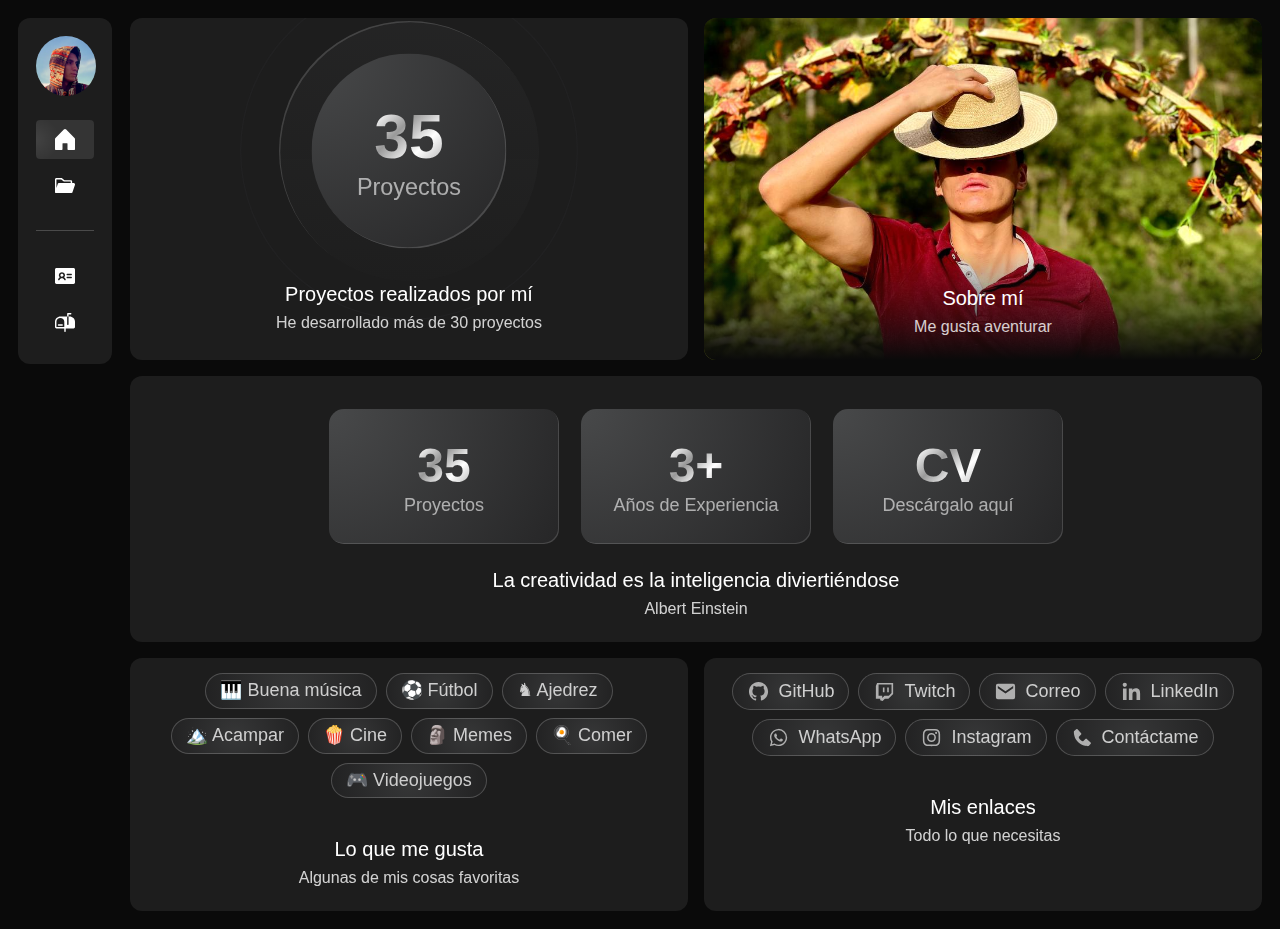
<file: index.html>
<!DOCTYPE html>
<html lang="es">

<head>
    <meta http-equiv="Content-Type" content="text/html; charset=UTF-8">
    <style>
        .wf-force-outline-none[tabindex="-1"]:focus {
            outline: none;
        }
    </style>
    <title>Portafolio - Jairo Cabrera</title>
    <meta content="width=device-width, initial-scale=1" name="viewport">
    <link href="./Files/styles.css" rel="stylesheet" type="text/css">
    <link href="https://fonts.googleapis.com/" rel="preconnect">
    <link href="https://fonts.gstatic.com/" rel="preconnect" crossorigin="anonymous">
    <link href="./Files/avatar.jpg" rel="shortcut icon" type="image/x-icon">
    <link href="./Files/avatar.jpg" rel="apple-touch-icon">
    <script src="./dest/script.js" defer></script>
</head>

<body>
    <div class="body-container">
        <div data-animation="default" class="navbar w-nav" data-easing2="ease" data-easing="ease" data-collapse="medium"
            data-w-id="5b8980e8-1aac-0fb9-007a-88b6bbb23628" role="banner" data-duration="401" data-doc-height="1">
            <div class="navbar-bg"
                style="transform: translate3d(0px, 0px, 0px) scale3d(1, 1, 1) rotateX(0deg) rotateY(0deg) rotateZ(0deg) skew(0deg, 0deg); transform-style: preserve-3d; opacity: 1;">
                <div class="navbar-wrapper">
                    <a href="./index.html" aria-current="page" class="navbar-user-holder w-inline-block w--current"><img
                            src="./Files/avatar.jpg" loading="lazy" alt="" class="navbar-user">
                        <div class="navbar-user-content">
                            <div class="user-title">Jairo Cabrera</div>
                            <div class="user-job-description">Desarrollador IA</div>
                        </div>
                    </a>
                    <nav role="navigation" class="nav-menu w-nav-menu">
                        <div class="navbar-holder">
                            <div class="nav-menu-link-holder">
                                <a href="./index.html" aria-current="page" class="nav-links w-inline-block w--current">
                                    <img src="./Files/IconIndex.svg" loading="lazy" alt="" class="nav-icon">
                                    <div class="nav-link-big" style="opacity: 0;">Inicio</div>
                                </a>
                                <div data-hover="true" data-delay="500" class="nav-links drop-down w-dropdown">
                                    <div class="dropdown-toggle w-dropdown-toggle" id="w-dropdown-toggle-0"
                                        aria-controls="w-dropdown-list-0" aria-haspopup="menu" aria-expanded="false"
                                        role="button" tabindex="0">
                                        <div class="nav-icon-wrapper"><img src="./Files/IconProjects.svg" loading="lazy"
                                                alt="" class="nav-icon">
                                            <div class="nav-link-big" style="opacity: 0;">Proyectos</div>
                                        </div>
                                        <div class="nav-icon-drop w-icon-dropdown-toggle" aria-hidden="true"
                                            style="opacity: 0;"></div>
                                    </div>
                                    <nav class="dropdown-list w-dropdown-list" id="w-dropdown-list-0"
                                        aria-labelledby="w-dropdown-toggle-0" style="height: 0px; opacity: 0;"><a
                                            href="./Projects.html" class="dropdown-link top w-dropdown-link"
                                            tabindex="0">Todos los proyectos</a>
                                        <div class="project-category-list-holder w-dyn-list">
                                            <div role="list" class="project-category-list w-dyn-items">
                                                <div role="listitem" class="project-category-item w-dyn-item"><a
                                                        href="./Construction.html" class="dropdown-link w-dropdown-link"
                                                        tabindex="0">Ciencia de Datos</a></div>
                                                <div role="listitem" class="project-category-item w-dyn-item"><a
                                                        href="./Construction.html" class="dropdown-link w-dropdown-link"
                                                        tabindex="0">Sitios Web</a>
                                                </div>
                                            </div>
                                        </div>
                                    </nav>
                                </div>
                            </div>
                            <div class="nav-menu-link-holder lines">
                                <a href="./About.html" class="nav-links w-inline-block">
                                    <img src="./Files/IconMe.svg" loading="lazy" alt="" class="nav-icon">
                                    <div class="nav-link-big" style="opacity: 0;">Sobre mí</div>
                                </a>
                                <a href="./Contact.html" class="nav-links w-inline-block">
                                    <img src="./Files/IconContact.svg" loading="lazy" alt="" class="nav-icon">
                                    <div class="nav-link-big" style="opacity: 0;">Contáctame</div>
                                </a>
                            </div>
                        </div>
                    </nav>
                    <div class="menu-button w-nav-button" style="-webkit-user-select: text;" aria-label="menu"
                        role="button" tabindex="0" aria-controls="w-nav-overlay-0" aria-haspopup="menu"
                        aria-expanded="false">
                        <div class="menu-wrapper">
                            <div class="w-icon-nav-menu"></div>
                        </div>
                    </div>
                </div>
            </div>
            <div class="w-nav-overlay" data-wf-ignore="" id="w-nav-overlay-0"></div>
        </div>
        <div class="home-grid">
            <div style="transform: translate3d(0px, 0px, 0px) scale3d(1, 1, 1) rotateX(0deg) rotateY(0deg) rotateZ(0deg) skew(0deg, 0deg); opacity: 1; transform-style: preserve-3d;"
                class="animate-on-load-01"><a data-w-id="ca5cbe44-22a1-e608-f053-368aa6678ec8" href="./Projects.html"
                    class="home-grid-box w-inline-block">
                    <div class="projects-stats-holder">
                        <div style="transform: translate3d(0px, 0px, 0px) scale3d(1.3, 1.3, 1) rotateX(0deg) rotateY(0deg) rotateZ(0deg) skew(0deg, 0deg); transform-style: preserve-3d;"
                            class="projects-circle-holer">
                            <div class="project-circle">
                                <div class="project-circle-heading">35</div>
                                <div class="project-circle-subheading">Proyectos</div>
                            </div>
                            <div style="transform: translate3d(0px, 0px, 0px) scale3d(1, 1, 1) rotateX(0deg) rotateY(0deg) rotateZ(0deg) skew(0deg, 0deg); transform-style: preserve-3d;"
                                class="project-circle-extra _01"></div>
                            <div style="transform: translate3d(0px, 0px, 0px) scale3d(1, 1, 1) rotateX(0deg) rotateY(0deg) rotateZ(0deg) skew(0deg, 0deg); transform-style: preserve-3d;"
                                class="project-circle-extra _02"></div>
                        </div>
                        <div class="box-headings">
                            <div class="box-heading-text">Proyectos realizados por mí</div>
                            <div class="box-subheading">He desarrollado más de 30 proyectos</div>
                        </div>
                    </div>
                </a></div>
            <div id="w-node-_990a5bb5-ded6-7887-2d57-9fc7b63fede2-805c9605"
                style="transform: translate3d(0px, 0px, 0px) scale3d(1, 1, 1) rotateX(0deg) rotateY(0deg) rotateZ(0deg) skew(0deg, 0deg); opacity: 1; transform-style: preserve-3d;"
                class="animate-on-load-02"><a id="w-node-_181a99ee-3dd6-5061-9a16-7ba8b808e9ef-805c9605"
                    href="./About.html" class="home-grid-box w-inline-block">
                    <div class="about-me-image-holder">
                        <div class="about-me-image-wrapper"><img src="./Files/jairo.jpg" loading="lazy"
                                sizes="(max-width: 479px) 92vw, (max-width: 767px) 95vw, (max-width: 991px) 17vw, (max-width: 1439px) 14vw, 48vw"
                                alt="" class="about-me-image">
                            <div class="about-me-gradient"></div>
                        </div>
                        <div class="box-headings">
                            <div class="box-heading-text">Sobre mí</div>
                            <div class="box-subheading">Me gusta aventurar</div>
                        </div>
                    </div>
                </a></div>
            <div id="w-node-fd775596-defe-8355-6859-293f3972a27c-805c9605"
                style="transform: translate3d(0px, 0px, 0px) scale3d(1, 1, 1) rotateX(0deg) rotateY(0deg) rotateZ(0deg) skew(0deg, 0deg); opacity: 1; transform-style: preserve-3d;"
                class="animate-on-load-03">
                <div id="w-node-_875ec6c9-6a2d-bc42-3fa6-540baea51c4f-805c9605" class="home-grid-box">
                    <div class="home-stats-holder">
                        <a href="./Projects.html">
                            <div class="stats">
                                <div class="project-circle-heading">35</div>
                                <div class="project-circle-subheading">Proyectos</div>
                            </div>
                        </a>
                        <a href="./About.html" target="_blank">
                            <div class="stats">
                                <div class="project-circle-heading">3+</div>
                                <div class="project-circle-subheading">Años de Experiencia</div>
                            </div>
                        </a>
                        <a href="./Files/Resumen_JC.pdf" target="_blank">
                            <div class="stats">
                                <div class="project-circle-heading">CV</div>
                                <div class="project-circle-subheading">Descárgalo aquí</div>
                            </div>
                        </a>
                    </div>
                    <div class="box-headings">
                        <div class="box-heading-text">La creatividad es la inteligencia diviertiéndose</div>
                        <div class="box-subheading">Albert Einstein</div>
                    </div>
                </div>
            </div>
            <div id="w-node-ed377123-13fb-bd59-5a81-3a9952960158-805c9605"
                style="transform: translate3d(0px, 0px, 0px) scale3d(1, 1, 1) rotateX(0deg) rotateY(0deg) rotateZ(0deg) skew(0deg, 0deg); opacity: 1; transform-style: preserve-3d;"
                class="animate-on-load-04">
                <div id="w-node-_30cd65f3-50a4-d9b9-cff9-b40ee013fc92-805c9605" class="home-grid-box">
                    <div class="tags">
                        <div class="tag-holder">
                            <div class="tag-title">🎹 Buena música</div>
                        </div>
                        <div class="tag-holder">
                            <div class="tag-title">⚽ Fútbol</div>
                        </div>
                        <div class="tag-holder">
                            <div class="tag-title">&#9822; Ajedrez</div>
                        </div>
                        <div class="tag-holder">
                            <div class="tag-title">🏔️ Acampar</div>
                        </div>
                        <div class="tag-holder">
                            <div class="tag-title">🍿 Cine</div>
                        </div>
                        <div class="tag-holder">
                            <div class="tag-title">🗿 Memes</div>
                        </div>
                        <div class="tag-holder">
                            <div class="tag-title">🍳 Comer</div>
                        </div>
                        <div class="tag-holder">
                            <div class="tag-title">🎮 Videojuegos</div>
                        </div>
                    </div>
                    <div class="box-headings">
                        <div class="box-heading-text">Lo que me gusta</div>
                        <div class="box-subheading">Algunas de mis cosas favoritas</div>
                    </div>
                </div>
            </div>
            <div id="w-node-_242edd81-0f75-8da9-5bcc-2188dc9e9e12-805c9605"
                style="transform: translate3d(0px, 0px, 0px) scale3d(1, 1, 1) rotateX(0deg) rotateY(0deg) rotateZ(0deg) skew(0deg, 0deg); opacity: 1; transform-style: preserve-3d;"
                class="animate-on-load-05">
                <div id="w-node-_983d7ae4-ac6c-88e3-cf99-467f12a942ed-805c9605" class="home-grid-box">
                    <div class="tags">

                        <a href="https://github.com/nadiejcp7" target="_blank" class="tag-holder w-inline-block">
                            <img src="./Files/Icons14.svg" loading="lazy" alt="" class="tag-icon">
                            <div class="tag-title">GitHub</div>
                        </a>
                        <a href="https://www.twitch.tv/nadiejcp" target="_blank" class="tag-holder w-inline-block">
                            <img src="./Files/Icons15.svg" loading="lazy" alt="" class="tag-icon">
                            <div class="tag-title">Twitch</div>
                        </a>
                        <a href="mailto:jairocabrera87@hotmail.com" class="tag-holder w-inline-block">
                            <img src="./Files/Icons08.svg" loading="lazy" alt="" class="tag-icon">
                            <div class="tag-title">Correo</div>
                        </a>
                        <a href="https://www.linkedin.com/in/nadiejcp/" target="_blank"
                            class="tag-holder w-inline-block">
                            <img src="./Files/Icons16.svg" loading="lazy" alt="" class="tag-icon">
                            <div class="tag-title">LinkedIn</div>
                        </a>
                        <a href=" https://wa.me/qr/EDCDHH5SMPIKH1" target="_blank" class="tag-holder w-inline-block">
                            <img src="./Files/Icons09.svg" loading="lazy" alt="" class="tag-icon">
                            <div class="tag-title">WhatsApp</div>
                        </a>
                        <a href="https://www.instagram.com/nadiejcp7/" target="_blank"
                            class="tag-holder w-inline-block">
                            <img src="./Files/Icons13.svg" loading="lazy" alt="" class="tag-icon">
                            <div class="tag-title">Instagram</div>
                        </a>
                        <a href="tel:+593988988079" class="tag-holder w-inline-block">
                            <img src="./Files/Icons10.svg" loading="lazy" alt="" class="tag-icon">
                            <div class="tag-title">Contáctame</div>
                        </a>
                    </div>
                    <div class="box-headings">
                        <div class="box-heading-text">Mis enlaces</div>
                        <div class="box-subheading">Todo lo que necesitas</div>
                    </div>
                </div>
            </div>
        </div>
    </div>
</body>

</html>
</file>
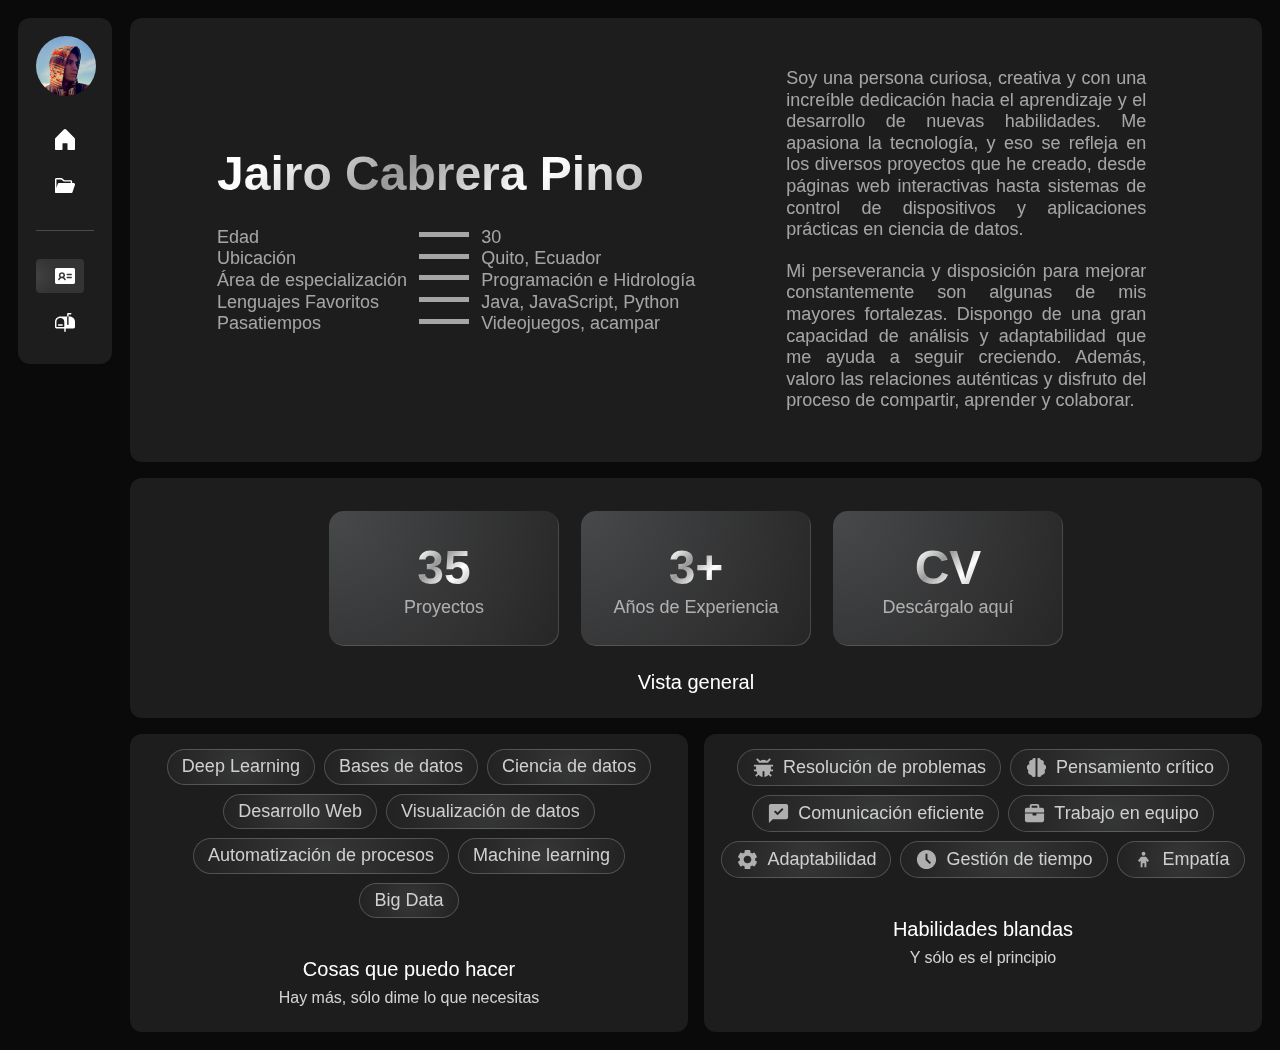
<file: About.html>
<!DOCTYPE html>
<html data-wf-domain="ovo-easiest.webflow.io" data-wf-page="66c4b4e7befed39db5910b40"
    data-wf-site="66c329237d44dd5e805c960e" lang="en"
    class="w-mod-js w-mod-ix wf-montserrat-n1-active wf-montserrat-i1-active wf-montserrat-n2-active wf-montserrat-i2-active wf-montserrat-n3-active wf-montserrat-i3-active wf-montserrat-n4-active wf-montserrat-i4-active wf-montserrat-n5-active wf-montserrat-i5-active wf-montserrat-n6-active wf-montserrat-i6-active wf-montserrat-n7-active wf-montserrat-i7-active wf-montserrat-n8-active wf-montserrat-i8-active wf-montserrat-n9-active wf-montserrat-i9-active wf-inter-n1-active wf-inter-n2-active wf-inter-n3-active wf-inter-n4-active wf-inter-n5-active wf-inter-n6-active wf-inter-n7-active wf-inter-n8-active wf-inter-n9-active wf-anton-n4-active wf-active">

<head>
    <meta http-equiv="Content-Type" content="text/html; charset=UTF-8">
    <style>
        .wf-force-outline-none[tabindex="-1"]:focus {
            outline: none;
        }
    </style>
    <title>Portafolio - Jairo Cabrera</title>
    <meta content="width=device-width, initial-scale=1" name="viewport">
    <link href="./Files/styles.css" rel="stylesheet" type="text/css">
    <link href="https://fonts.googleapis.com/" rel="preconnect">
    <link href="https://fonts.gstatic.com/" rel="preconnect" crossorigin="anonymous">
    <link href="./Files/avatar.jpg" rel="shortcut icon" type="image/x-icon">
    <link href="./Files/avatar.jpg" rel="apple-touch-icon">
    <script src="./dest/script.js" defer></script>
</head>

<body>
    <div class="body-container">
        <div data-animation="default" class="navbar w-nav" data-easing2="ease" data-easing="ease" data-collapse="medium"
            data-w-id="5b8980e8-1aac-0fb9-007a-88b6bbb23628" role="banner" data-duration="401" data-doc-height="1">
            <div class="navbar-bg"
                style="transform: translate3d(0px, 0px, 0px) scale3d(1, 1, 1) rotateX(0deg) rotateY(0deg) rotateZ(0deg) skew(0deg, 0deg); transform-style: preserve-3d; opacity: 1;">
                <div class="navbar-wrapper">
                    <a href="./index.html" aria-current="page" class="navbar-user-holder w-inline-block"><img
                            src="./Files/avatar.jpg" loading="lazy" alt="" class="navbar-user">
                        <div class="navbar-user-content" style="opacity: 0;">
                            <div class="user-title">Jairo Cabrera</div>
                            <div class="user-job-description">Desarrollador IA</div>
                        </div>
                    </a>
                    <nav role="navigation" class="nav-menu w-nav-menu">
                        <div class="navbar-holder">
                            <div class="nav-menu-link-holder">
                                <a href="./index.html" aria-current="page" class="nav-links w-inline-block">
                                    <img src="./Files/IconIndex.svg" loading="lazy" alt="" class="nav-icon">
                                    <div class="nav-link-big" style="opacity: 0;">Inicio</div>
                                </a>
                                <div data-hover="true" data-delay="500" class="nav-links drop-down w-dropdown">
                                    <div class="dropdown-toggle w-dropdown-toggle" id="w-dropdown-toggle-0"
                                        aria-controls="w-dropdown-list-0" aria-haspopup="menu" aria-expanded="false"
                                        role="button" tabindex="0">
                                        <div class="nav-icon-wrapper"><img src="./Files/IconProjects.svg" loading="lazy"
                                                alt="" class="nav-icon">
                                            <div class="nav-link-big" style="opacity: 0;">Proyectos</div>
                                        </div>
                                        <div class="nav-icon-drop w-icon-dropdown-toggle" aria-hidden="true"
                                            style="opacity: 0;"></div>
                                    </div>
                                    <nav class="dropdown-list w-dropdown-list" id="w-dropdown-list-0"
                                        aria-labelledby="w-dropdown-toggle-0" style="height: 0px; opacity: 0;"><a
                                            href="./Projects.html" class="dropdown-link top w-dropdown-link"
                                            tabindex="0">Todos los proyectos</a>
                                        <div class="project-category-list-holder w-dyn-list">
                                            <div role="list" class="project-category-list w-dyn-items">
                                                <div role="listitem" class="project-category-item w-dyn-item"><a
                                                        href="https://ovo-easiest.webflow.io/category/logo-design"
                                                        class="dropdown-link w-dropdown-link" tabindex="0">Ciencia de
                                                        Datos</a></div>
                                                <div role="listitem" class="project-category-item w-dyn-item"><a
                                                        href="https://ovo-easiest.webflow.io/category/websites"
                                                        class="dropdown-link w-dropdown-link" tabindex="0">Sitios
                                                        Web</a>
                                                </div>
                                            </div>
                                        </div>
                                    </nav>
                                </div>
                            </div>
                            <div class="nav-menu-link-holder lines">
                                <a href="./About.html" class="nav-links w-inline-block w--current">
                                    <img src="./Files/IconMe.svg" loading="lazy" alt="" class="nav-icon">
                                    <div class="nav-link-big" style="opacity: 0;">Sobre mí</div>
                                </a>
                                <a href="./Contact.html" class="nav-links w-inline-block">
                                    <img src="./Files/IconContact.svg" loading="lazy" alt="" class="nav-icon">
                                    <div class="nav-link-big" style="opacity: 0;">Contáctame</div>
                                </a>
                            </div>
                        </div>
                    </nav>
                    <div class="menu-button w-nav-button" style="-webkit-user-select: text;" aria-label="menu"
                        role="button" tabindex="0" aria-controls="w-nav-overlay-0" aria-haspopup="menu"
                        aria-expanded="false">
                        <div class="menu-wrapper">
                            <div class="w-icon-nav-menu"></div>
                        </div>
                    </div>
                </div>
            </div>
            <div class="w-nav-overlay" data-wf-ignore="" id="w-nav-overlay-0"></div>
        </div>
        <div class="home-grid">
            <div id="w-node-_99c49160-5d6a-0de5-0bd5-65fc37e27c07-b5910b40"
                style="transform: translate3d(0px, 0px, 0px) scale3d(1, 1, 1) rotateX(0deg) rotateY(0deg) rotateZ(0deg) skew(0deg, 0deg); opacity: 1; transform-style: preserve-3d;"
                class="animate-on-load-01">
                <div id="w-node-ca5cbe44-22a1-e608-f053-368aa6678ec8-b5910b40"
                    data-w-id="ca5cbe44-22a1-e608-f053-368aa6678ec8" class="home-grid-box">
                    <div class="projects-stats-holder about">
                        <div class="about-me-stats">
                            <div class="project-circle-heading">Jairo Cabrera Pino</div>
                            <div class="about-me-holder">
                                <div>
                                    <div class="about-me">Edad</div>
                                    <div class="about-me">Ubicación</div>
                                    <div class="about-me">Área de especialización</div>
                                    <div class="about-me">Lenguajes Favoritos</div>
                                    <div class="about-me">Pasatiempos</div>
                                </div>
                                <div class="lines">
                                    <div class="about-me-line"></div>
                                    <div class="about-me-line"></div>
                                    <div class="about-me-line"></div>
                                    <div class="about-me-line"></div>
                                    <div class="about-me-line"></div>
                                </div>
                                <div>
                                    <div class="about-me" id="age">30</div>
                                    <div class="about-me">Quito, Ecuador</div>
                                    <div class="about-me">Programación e Hidrología</div>
                                    <div class="about-me">Java, JavaScript, Python</div>
                                    <div class="about-me">Videojuegos, acampar</div>
                                </div>
                            </div>
                        </div>
                        <div class="resume-container">
                            <div class="about-me">Soy una persona curiosa, creativa y con una increíble dedicación hacia
                                el aprendizaje y el desarrollo de nuevas habilidades. Me apasiona la tecnología, y eso
                                se refleja en los diversos proyectos que he creado, desde páginas web interactivas
                                hasta sistemas de control de dispositivos y aplicaciones prácticas en ciencia de datos.
                            </div>
                            <div class="about-me"> Mi perseverancia y disposición para mejorar constantemente son
                                algunas de mis mayores fortalezas. Dispongo de una gran capacidad de análisis y
                                adaptabilidad que me ayuda a seguir creciendo. Además, valoro las relaciones auténticas
                                y disfruto del proceso de compartir, aprender y colaborar.
                            </div>
                        </div>
                    </div>
                </div>
            </div>
            <div id="w-node-b5eede01-af5b-1c8e-b89a-0af63bd74ddb-b5910b40"
                style="transform: translate3d(0px, 0px, 0px) scale3d(1, 1, 1) rotateX(0deg) rotateY(0deg) rotateZ(0deg) skew(0deg, 0deg); opacity: 1; transform-style: preserve-3d;"
                class="animate-on-load-02">
                <div id="w-node-_875ec6c9-6a2d-bc42-3fa6-540baea51c4f-b5910b40" class="home-grid-box">
                    <div class="home-stats-holder">
                        <a href="./Projects.html" target="_blank">
                            <div class="stats">
                                <div class="project-circle-heading">35</div>
                                <div class="project-circle-subheading">Proyectos</div>
                            </div>
                        </a>
                        <a href="./Contact.html" target="_blank">
                            <div class="stats">
                                <div class="project-circle-heading">3+</div>
                                <div class="project-circle-subheading">Años de Experiencia</div>
                            </div>
                        </a>
                        <a href="./Files/Resumen_JC.pdf" target="_blank">
                            <div class="stats">
                                <div class="project-circle-heading">CV</div>
                                <div class="project-circle-subheading">Descárgalo aquí</div>
                            </div>
                        </a>
                    </div>
                    <div class="box-headings">
                        <div class="box-heading-text">Vista general</div>
                    </div>
                </div>
            </div>
            <div id="w-node-_81194593-fd85-7cc7-9de5-835d91a0bc28-b5910b40"
                style="transform: translate3d(0px, 0px, 0px) scale3d(1, 1, 1) rotateX(0deg) rotateY(0deg) rotateZ(0deg) skew(0deg, 0deg); opacity: 1; transform-style: preserve-3d;"
                class="animate-on-load-03">
                <div id="w-node-_30cd65f3-50a4-d9b9-cff9-b40ee013fc92-b5910b40" class="home-grid-box">
                    <div class="tags">
                        <div class="tag-holder">
                            <div class="tag-title">Deep Learning</div>
                        </div>
                        <div class="tag-holder">
                            <div class="tag-title">Bases de datos</div>
                        </div>
                        <div class="tag-holder">
                            <div class="tag-title">Ciencia de datos</div>
                        </div>
                        <div class="tag-holder">
                            <div class="tag-title">Desarrollo Web</div>
                        </div>
                        <div class="tag-holder">
                            <div class="tag-title">Visualización de datos</div>
                        </div>
                        <div class="tag-holder">
                            <div class="tag-title">Automatización de procesos</div>
                        </div>
                        <div class="tag-holder">
                            <div class="tag-title">Machine learning</div>
                        </div>
                        <div class="tag-holder">
                            <div class="tag-title">Big Data</div>
                        </div>
                    </div>
                    <div class="box-headings">
                        <div class="box-heading-text">Cosas que puedo hacer</div>
                        <div class="box-subheading">Hay más, sólo dime lo que necesitas</div>
                    </div>
                </div>
            </div>
            <div id="w-node-_798bfec7-aa21-2d71-d850-3d45fed9c08d-b5910b40"
                style="transform: translate3d(0px, 0px, 0px) scale3d(1, 1, 1) rotateX(0deg) rotateY(0deg) rotateZ(0deg) skew(0deg, 0deg); opacity: 1; transform-style: preserve-3d;"
                class="animate-on-load-04">
                <div id="w-node-b09087a9-08bd-af80-8db8-8c3b747886ba-b5910b40" class="home-grid-box">
                    <div class="tags">
                        <a class="tag-holder w-inline-block">
                            <img src="./Files/Icons01.svg" loading="lazy" alt="" class="tag-icon">
                            <div class="tag-title">Resolución de problemas</div>
                        </a>
                        <a class="tag-holder w-inline-block">
                            <img src="./Files/Icons06.svg" loading="lazy" alt="" class="tag-icon">
                            <div class="tag-title">Pensamiento crítico</div>
                        </a>
                        <a class="tag-holder w-inline-block">
                            <img src="./Files/Icons05.svg" loading="lazy" alt="" class="tag-icon">
                            <div class="tag-title">Comunicación eficiente</div>
                        </a>
                        <a class="tag-holder w-inline-block">
                            <img src="./Files/Icons04.svg" loading="lazy" alt="" class="tag-icon">
                            <div class="tag-title">Trabajo en equipo</div>
                        </a>
                        <a class="tag-holder w-inline-block">
                            <img src="./Files/Icons03.svg" loading="lazy" alt="" class="tag-icon">
                            <div class="tag-title">Adaptabilidad</div>
                        </a>
                        <a class="tag-holder w-inline-block">
                            <img src="./Files/Icons02.svg" loading="lazy" alt="" class="tag-icon">
                            <div class="tag-title">Gestión de tiempo</div>
                        </a>
                        <a class="tag-holder w-inline-block">
                            <img src="./Files/Icons07.svg" loading="lazy" alt="" class="tag-icon">
                            <div class="tag-title">Empatía</div>
                        </a>
                    </div>
                    <div class="box-headings">
                        <div class="box-heading-text">Habilidades blandas</div>
                        <div class="box-subheading">Y sólo es el principio</div>
                    </div>
                </div>
            </div>
        </div>
    </div>
</body>

</html>
</file>
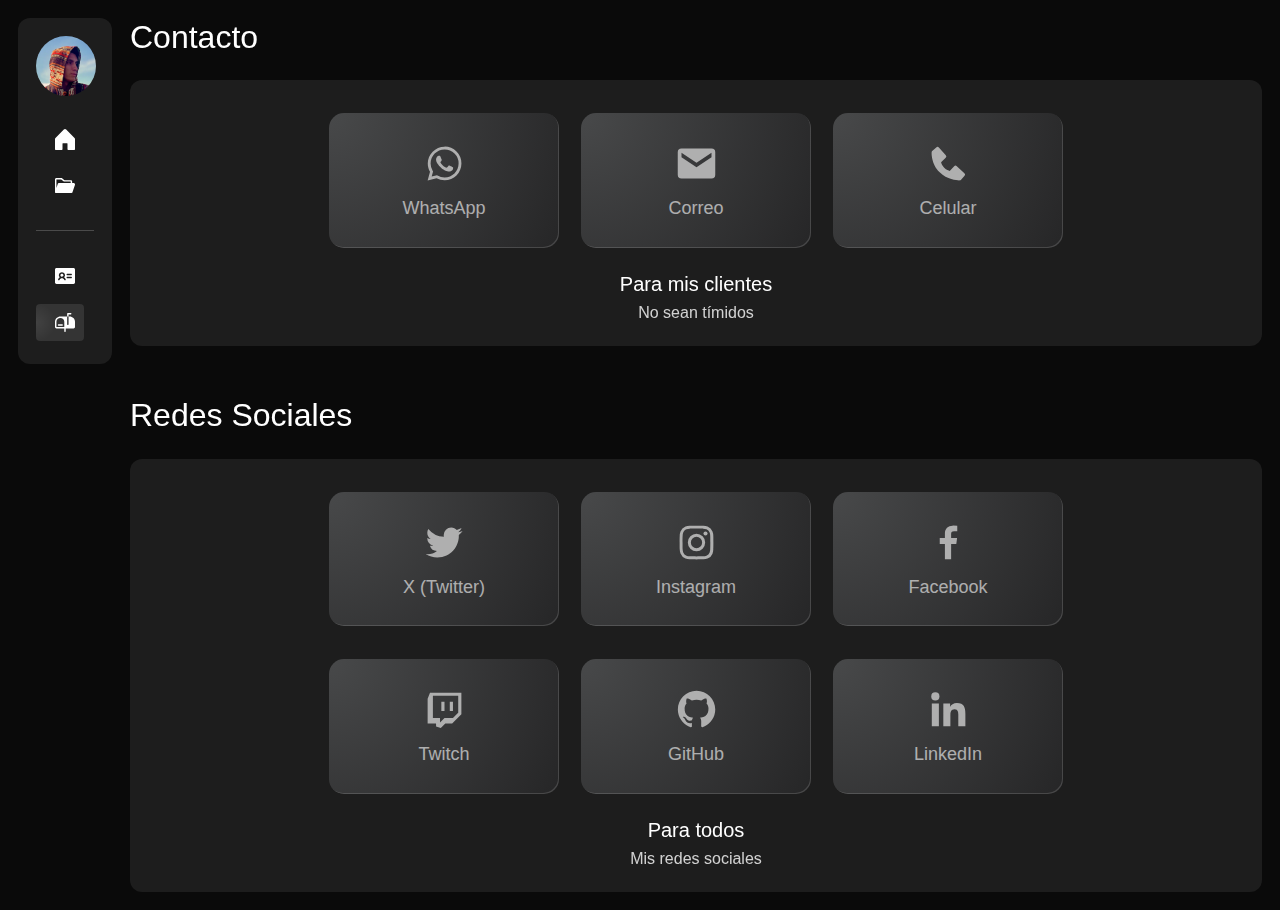
<file: Contact.html>
<!DOCTYPE html>
<html lang="es">

<head>
    <meta http-equiv="Content-Type" content="text/html; charset=UTF-8">
    <style>
        .wf-force-outline-none[tabindex="-1"]:focus {
            outline: none;
        }
    </style>
    <title>Portafolio - Jairo Cabrera</title>
    <meta content="width=device-width, initial-scale=1" name="viewport">
    <link href="./Files/styles.css" rel="stylesheet" type="text/css">
    <link href="https://fonts.googleapis.com/" rel="preconnect">
    <link href="https://fonts.gstatic.com/" rel="preconnect" crossorigin="anonymous">
    <link href="./Files/avatar.jpg" rel="shortcut icon" type="image/x-icon">
    <link href="./Files/avatar.jpg" rel="apple-touch-icon">
    <script src="./dest/script.js" defer></script>
</head>

<body>
    <div class="body-container">
        <div data-animation="default" class="navbar w-nav" data-easing2="ease" data-easing="ease" data-collapse="medium"
            data-w-id="5b8980e8-1aac-0fb9-007a-88b6bbb23628" role="banner" data-duration="401" data-doc-height="1">
            <div class="navbar-bg"
                style="transform: translate3d(0px, 0px, 0px) scale3d(1, 1, 1) rotateX(0deg) rotateY(0deg) rotateZ(0deg) skew(0deg, 0deg); transform-style: preserve-3d; opacity: 1;">
                <div class="navbar-wrapper">
                    <a href="./index.html" aria-current="page" class="navbar-user-holder w-inline-block w--current"><img
                            src="./Files/avatar.jpg" loading="lazy" alt="" class="navbar-user">
                        <div class="navbar-user-content" style="opacity: 0;">
                            <div class="user-title">Jairo Cabrera</div>
                            <div class="user-job-description">Desarrollador IA</div>
                        </div>
                    </a>
                    <nav role="navigation" class="nav-menu w-nav-menu">
                        <div class="navbar-holder">
                            <div class="nav-menu-link-holder">
                                <a href="./index.html" aria-current="page" class="nav-links w-inline-block">
                                    <img src="./Files/IconIndex.svg" loading="lazy" alt="" class="nav-icon">
                                    <div class="nav-link-big" style="opacity: 0;">Inicio</div>
                                </a>
                                <div data-hover="true" data-delay="500" class="nav-links drop-down w-dropdown">
                                    <div class="dropdown-toggle w-dropdown-toggle" id="w-dropdown-toggle-0"
                                        aria-controls="w-dropdown-list-0" aria-haspopup="menu" aria-expanded="false"
                                        role="button" tabindex="0">
                                        <div class="nav-icon-wrapper"><img src="./Files/IconProjects.svg" loading="lazy"
                                                alt="" class="nav-icon">
                                            <div class="nav-link-big" style="opacity: 0;">Proyectos</div>
                                        </div>
                                        <div class="nav-icon-drop w-icon-dropdown-toggle" aria-hidden="true"
                                            style="opacity: 0;"></div>
                                    </div>
                                    <nav class="dropdown-list w-dropdown-list" id="w-dropdown-list-0"
                                        aria-labelledby="w-dropdown-toggle-0" style="height: 0px; opacity: 0;"><a
                                            href="./Projects.html" class="dropdown-link top w-dropdown-link"
                                            tabindex="0">Todos los proyectos</a>
                                        <div class="project-category-list-holder w-dyn-list">
                                            <div role="list" class="project-category-list w-dyn-items">
                                                <div role="listitem" class="project-category-item w-dyn-item"><a
                                                        href="https://ovo-easiest.webflow.io/category/logo-design"
                                                        class="dropdown-link w-dropdown-link" tabindex="0">Ciencia de
                                                        Datos</a></div>
                                                <div role="listitem" class="project-category-item w-dyn-item"><a
                                                        href="https://ovo-easiest.webflow.io/category/websites"
                                                        class="dropdown-link w-dropdown-link" tabindex="0">Sitios
                                                        Web</a>
                                                </div>
                                            </div>
                                        </div>
                                    </nav>
                                </div>
                            </div>
                            <div class="nav-menu-link-holder lines">
                                <a href="./About.html" class="nav-links w-inline-block">
                                    <img src="./Files/IconMe.svg" loading="lazy" alt="" class="nav-icon">
                                    <div class="nav-link-big" style="opacity: 0;">Sobre mí</div>
                                </a>
                                <a href="./Contact.html" class="nav-links w-inline-block w--current">
                                    <img src="./Files/IconContact.svg" loading="lazy" alt="" class="nav-icon">
                                    <div class="nav-link-big" style="opacity: 0;">Contáctame</div>
                                </a>
                            </div>
                        </div>
                    </nav>
                    <div class="menu-button w-nav-button" style="-webkit-user-select: text;" aria-label="menu"
                        role="button" tabindex="0" aria-controls="w-nav-overlay-0" aria-haspopup="menu"
                        aria-expanded="false">
                        <div class="menu-wrapper">
                            <div class="w-icon-nav-menu"></div>
                        </div>
                    </div>
                </div>
            </div>
            <div class="w-nav-overlay" data-wf-ignore="" id="w-nav-overlay-0"></div>
        </div>
        <div class="about">
            <div class="projects">
                <div style="transform: translate3d(0px, 0px, 0px) scale3d(1, 1, 1) rotateX(0deg) rotateY(0deg) rotateZ(0deg) skew(0deg, 0deg); opacity: 1; transform-style: preserve-3d;"
                    class="animate-on-load-01">
                    <div class="my-projects-heading">
                        <h4 class="title">Contacto</h4>
                    </div>
                </div>
                <div id="w-node-b64e228b-7a5c-0fba-b473-ce7161d81ea9-a87d3996"
                    style="transform: translate3d(0px, 0px, 0px) scale3d(1, 1, 1) rotateX(0deg) rotateY(0deg) rotateZ(0deg) skew(0deg, 0deg); opacity: 1; transform-style: preserve-3d;"
                    class="animate-on-load-02">
                    <div id="w-node-_875ec6c9-6a2d-bc42-3fa6-540baea51c4f-a87d3996" class="home-grid-box">
                        <div class="home-stats-holder">
                            <a href="https://wa.me/qr/EDCDHH5SMPIKH1" target="_blank" class="stats w-inline-block"><img
                                    src="./Files/Icons09.svg" loading="lazy" alt="" class="stat-icon">
                                <div class="project-circle-subheading">WhatsApp</div>
                            </a><a href="mailto:jairocabrera87@hotmail.com" class="stats w-inline-block"><img
                                    src="./Files/Icons08.svg" loading="lazy" alt="" class="stat-icon">
                                <div class="project-circle-subheading">Correo</div>
                            </a>
                            <a href="tel:+593988988079" target="_blank" class="stats w-inline-block"><img
                                    src="./Files/Icons10.svg" loading="lazy" alt="" class="stat-icon">
                                <div class="project-circle-subheading">Celular</div>
                            </a>
                        </div>
                        <div class="box-headings">
                            <div class="box-heading-text">Para mis clientes</div>
                            <div class="box-subheading">No sean tímidos</div>
                        </div>
                    </div>
                </div>
            </div>
            <div class="projects">
                <div style="transform: translate3d(0px, 0px, 0px) scale3d(1, 1, 1) rotateX(0deg) rotateY(0deg) rotateZ(0deg) skew(0deg, 0deg); opacity: 1; transform-style: preserve-3d;"
                    class="animate-on-load-03">
                    <div class="my-projects-heading">
                        <h4 class="title">Redes Sociales</h4>
                    </div>
                </div>
                <div id="w-node-e08af5e5-681e-a0aa-b8ca-795db4c2592e-a87d3996"
                    style="transform: translate3d(0px, 0px, 0px) scale3d(1, 1, 1) rotateX(0deg) rotateY(0deg) rotateZ(0deg) skew(0deg, 0deg); opacity: 1; transform-style: preserve-3d;"
                    class="animate-on-load-04">
                    <div id="w-node-d8c8f8d2-a4ba-3e01-0f3d-490c6cb6d40f-a87d3996" class="home-grid-box">
                        <div class="home-stats-holder">
                            <a href="https://x.com/JairoCP_" target="_blank" class="stats w-inline-block">
                                <img src="./Files/Icons11.svg" loading="lazy" alt="" class="stat-icon">
                                <div class="project-circle-subheading">X (Twitter)</div>
                            </a>
                            <a href="https://www.instagram.com/nadiejcp7/" target="_blank" class="stats w-inline-block">
                                <img src="./Files/Icons13.svg" loading="lazy" alt="" class="stat-icon">
                                <div class="project-circle-subheading">Instagram</div>
                            </a><a href="https://www.facebook.com/nadiejcp7/" target="_blank"
                                class="stats w-inline-block">
                                <img src="./Files/Icons12.svg" loading="lazy" alt="" class="stat-icon">
                                <div class="project-circle-subheading">Facebook</div>
                            </a>
                        </div>
                        <div class="home-stats-holder">
                            <a href="https://www.twitch.tv/nadiejcp" target="_blank" class="stats w-inline-block">
                                <img src="./Files/Icons15.svg" loading="lazy" alt="" class="stat-icon">
                                <div class="project-circle-subheading">Twitch</div>
                            </a><a href="https://github.com/nadiejcp7" target="_blank" class="stats w-inline-block">
                                <img src="./Files/Icons14.svg" loading="lazy" alt="" class="stat-icon">
                                <div class="project-circle-subheading">GitHub</div>
                            </a><a href="https://www.linkedin.com/in/nadiejcp/" target="_blank"
                                class="stats w-inline-block">
                                <img src="./Files/Icons16.svg" loading="lazy" alt="" class="stat-icon">
                                <div class="project-circle-subheading">LinkedIn</div>
                            </a>
                        </div>
                        <div class="box-headings">
                            <div class="box-heading-text">Para todos</div>
                            <div class="box-subheading">Mis redes sociales</div>
                        </div>
                    </div>
                </div>
            </div>
        </div>
    </div>
</body>

</html>
</file>
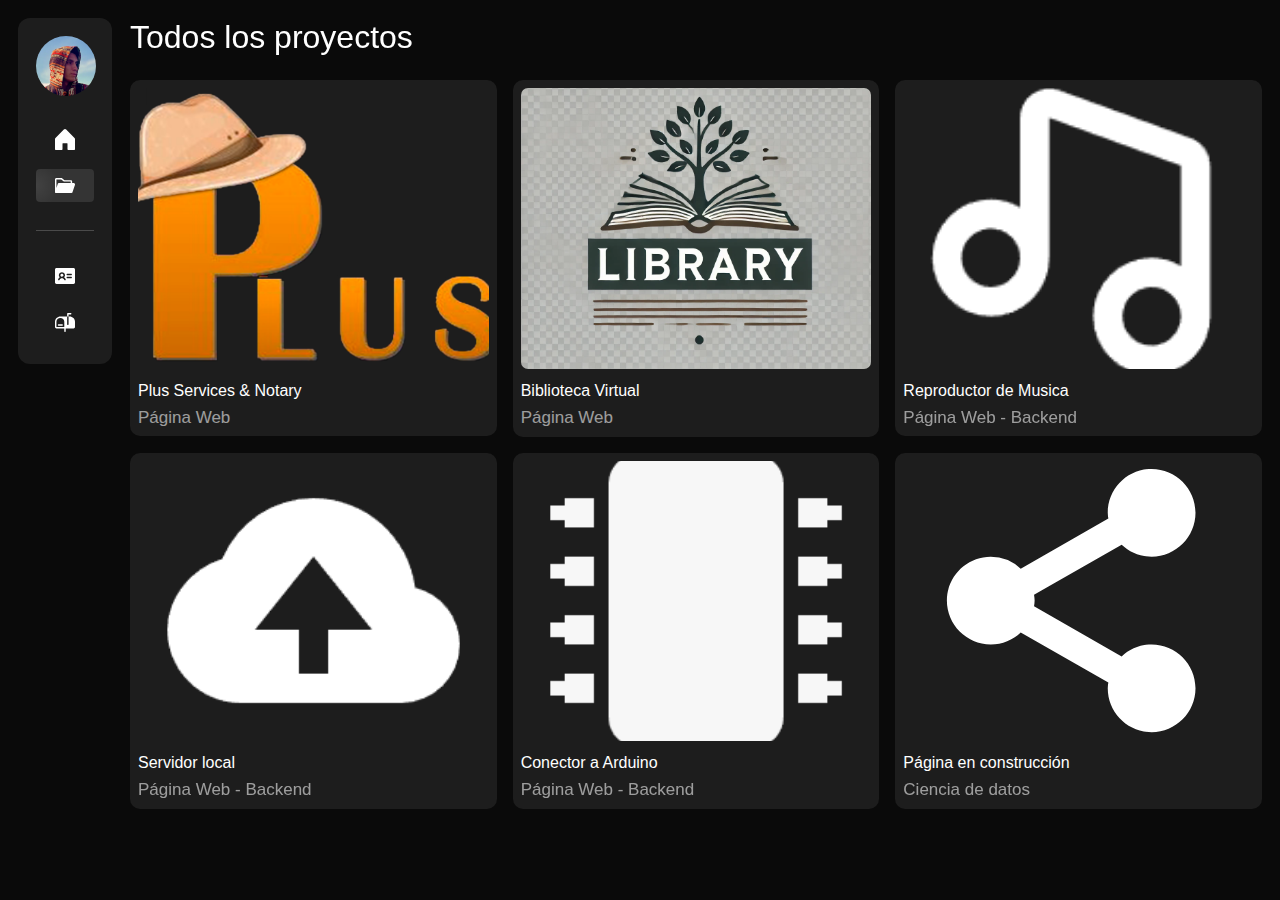
<file: Projects.html>
<!DOCTYPE html>
<html lang="es">

<head>
    <meta http-equiv="Content-Type" content="text/html; charset=UTF-8">
    <style>
        .wf-force-outline-none[tabindex="-1"]:focus {
            outline: none;
        }
    </style>
    <title>Portafolio - Jairo Cabrera</title>
    <meta content="width=device-width, initial-scale=1" name="viewport">
    <link href="./Files/styles.css" rel="stylesheet" type="text/css">
    <link href="https://fonts.googleapis.com/" rel="preconnect">
    <link href="https://fonts.gstatic.com/" rel="preconnect" crossorigin="anonymous">
    <link href="./Files/avatar.jpg" rel="shortcut icon" type="image/x-icon">
    <link href="./Files/avatar.jpg" rel="apple-touch-icon">
    <script src="./dest/script.js" defer></script>
</head>

<body>
    <div class="body-container">
        <div data-animation="default" class="navbar w-nav" data-easing2="ease" data-easing="ease" data-collapse="medium"
            data-w-id="5b8980e8-1aac-0fb9-007a-88b6bbb23628" role="banner" data-duration="401" data-doc-height="1">
            <div class="navbar-bg"
                style="transform: translate3d(0px, 0px, 0px) scale3d(1, 1, 1) rotateX(0deg) rotateY(0deg) rotateZ(0deg) skew(0deg, 0deg); transform-style: preserve-3d; opacity: 1;">
                <div class="navbar-wrapper">
                    <a href="./index.html" aria-current="page" class="navbar-user-holder w-inline-block w--current"><img
                            src="./Files/avatar.jpg" loading="lazy" alt="" class="navbar-user">
                        <div class="navbar-user-content" style="opacity: 0;">
                            <div class="user-title">Jairo Cabrera</div>
                            <div class="user-job-description">Desarrollador IA</div>
                        </div>
                    </a>
                    <nav role="navigation" class="nav-menu w-nav-menu">
                        <div class="navbar-holder">
                            <div class="nav-menu-link-holder">
                                <a href="./index.html" aria-current="page" class="nav-links w-inline-block">
                                    <img src="./Files/IconIndex.svg" loading="lazy" alt="" class="nav-icon">
                                    <div class="nav-link-big" style="opacity: 0;">Inicio</div>
                                </a>
                                <div data-hover="true" data-delay="500"
                                    class="nav-links drop-down w-dropdown w--current">
                                    <div class="dropdown-toggle w-dropdown-toggle" id="w-dropdown-toggle-0"
                                        aria-controls="w-dropdown-list-0" aria-haspopup="menu" aria-expanded="false"
                                        role="button" tabindex="0">
                                        <div class="nav-icon-wrapper"><img src="./Files/IconProjects.svg" loading="lazy"
                                                alt="" class="nav-icon">
                                            <div class="nav-link-big" style="opacity: 0;">Proyectos</div>
                                        </div>
                                        <div class="nav-icon-drop w-icon-dropdown-toggle" aria-hidden="true"
                                            style="opacity: 0;"></div>
                                    </div>
                                    <nav class="dropdown-list w-dropdown-list" id="w-dropdown-list-0"
                                        aria-labelledby="w-dropdown-toggle-0" style="height: 0px; opacity: 0;"><a
                                            href="./Projects.html" class="dropdown-link top w-dropdown-link"
                                            tabindex="0">Todos los proyectos</a>
                                        <div class="project-category-list-holder w-dyn-list">
                                            <div role="list" class="project-category-list w-dyn-items">
                                                <div role="listitem" class="project-category-item w-dyn-item"><a
                                                        href="./Construction.html" class="dropdown-link w-dropdown-link"
                                                        tabindex="0">Ciencia de Datos</a></div>
                                                <div role="listitem" class="project-category-item w-dyn-item"><a
                                                        href="./Construction.html" class="dropdown-link w-dropdown-link"
                                                        tabindex="0">Sitios Web</a>
                                                </div>
                                            </div>
                                        </div>
                                    </nav>
                                </div>
                            </div>
                            <div class="nav-menu-link-holder lines">
                                <a href="./About.html" class="nav-links w-inline-block">
                                    <img src="./Files/IconMe.svg" loading="lazy" alt="" class="nav-icon">
                                    <div class="nav-link-big" style="opacity: 0;">Sobre mí</div>
                                </a>
                                <a href="./Contact.html" class="nav-links w-inline-block">
                                    <img src="./Files/IconContact.svg" loading="lazy" alt="" class="nav-icon">
                                    <div class="nav-link-big" style="opacity: 0;">Contáctame</div>
                                </a>
                            </div>
                        </div>
                    </nav>
                    <div class="menu-button w-nav-button" style="-webkit-user-select: text;" aria-label="menu"
                        role="button" tabindex="0" aria-controls="w-nav-overlay-0" aria-haspopup="menu"
                        aria-expanded="false">
                        <div class="menu-wrapper">
                            <div class="w-icon-nav-menu"></div>
                        </div>
                    </div>
                </div>
            </div>
            <div class="w-nav-overlay" data-wf-ignore="" id="w-nav-overlay-0"></div>
        </div>
        <div class="projects-holder">
            <div class="projects">
                <div style="transform: translate3d(0px, 0px, 0px) scale3d(1, 1, 1) rotateX(0deg) rotateY(0deg) rotateZ(0deg) skew(0deg, 0deg); opacity: 1; transform-style: preserve-3d;"
                    class="animate-on-load-01">
                    <div class="my-projects-heading">
                        <h4 class="title">Todos los proyectos</h4>
                    </div>
                </div>
                <div style="transform: translate3d(0px, 0px, 0px) scale3d(1, 1, 1) rotateX(0deg) rotateY(0deg) rotateZ(0deg) skew(0deg, 0deg); opacity: 1; transform-style: preserve-3d;"
                    class="animate-on-load-02">
                    <div class="project-collection">
                        <div class="project-grid-wrapper w-dyn-list">
                            <div role="list" class="project-grid w-dyn-items" id="projects-container">
                            </div>
                        </div>
                    </div>
                </div>
            </div>
        </div>
    </div>
</body>

</html>
</file>
<file: Files/styles.css>
html {
  -webkit-text-size-adjust: 100%;
  -ms-text-size-adjust: 100%;
  font-family: sans-serif;
}

body {
  margin: 0;
}

article,
aside,
details,
figcaption,
figure,
footer,
header,
hgroup,
main,
menu,
nav,
section,
summary {
  display: block;
}

audio,
canvas,
progress,
video {
  vertical-align: baseline;
  display: inline-block;
}

audio:not([controls]) {
  height: 0;
  display: none;
}

[hidden],
template {
  display: none;
}

a {
  background-color: #0000;
}

a:active,
a:hover {
  outline: 0;
}

abbr[title] {
  border-bottom: 1px dotted;
}

b,
strong {
  font-weight: bold;
}

dfn {
  font-style: italic;
}

h1 {
  margin: .67em 0;
  font-size: 2em;
}

mark {
  color: #000;
  background: #ff0;
}

small {
  font-size: 80%;
}

sub,
sup {
  vertical-align: baseline;
  font-size: 75%;
  line-height: 0;
  position: relative;
}

sup {
  top: -.5em;
}

sub {
  bottom: -.25em;
}

img {
  border: 0;
}

svg:not(:root) {
  overflow: hidden;
}

hr {
  box-sizing: content-box;
  height: 0;
}

pre {
  overflow: auto;
}

code,
kbd,
pre,
samp {
  font-family: monospace;
  font-size: 1em;
}

button,
input,
optgroup,
select,
textarea {
  color: inherit;
  font: inherit;
  margin: 0;
}

button {
  overflow: visible;
}

button,
select {
  text-transform: none;
}

button,
html input[type="button"],
input[type="reset"] {
  -webkit-appearance: button;
  cursor: pointer;
}

button[disabled],
html input[disabled] {
  cursor: default;
}

button::-moz-focus-inner,
input::-moz-focus-inner {
  border: 0;
  padding: 0;
}

input {
  line-height: normal;
}

input[type="checkbox"],
input[type="radio"] {
  box-sizing: border-box;
  padding: 0;
}

input[type="number"]::-webkit-inner-spin-button,
input[type="number"]::-webkit-outer-spin-button {
  height: auto;
}

input[type="search"] {
  -webkit-appearance: none;
}

input[type="search"]::-webkit-search-cancel-button,
input[type="search"]::-webkit-search-decoration {
  -webkit-appearance: none;
}

legend {
  border: 0;
  padding: 0;
}

textarea {
  overflow: auto;
}

optgroup {
  font-weight: bold;
}

table {
  border-collapse: collapse;
  border-spacing: 0;
}

td,
th {
  padding: 0;
}

@font-face {
  font-family: webflow-icons;
  src: url("[data-uri]") format("truetype");
  font-weight: normal;
  font-style: normal;
}

[class^="w-icon-"],
[class*=" w-icon-"] {
  speak: none;
  font-variant: normal;
  text-transform: none;
  -webkit-font-smoothing: antialiased;
  -moz-osx-font-smoothing: grayscale;
  font-style: normal;
  font-weight: normal;
  line-height: 1;
  font-family: webflow-icons !important;
}

.w-icon-slider-right:before {
  content: "";
}

.w-icon-slider-left:before {
  content: "";
}

.w-icon-nav-menu:before {
  content: "";
}

.w-icon-arrow-down:before,
.w-icon-dropdown-toggle:before {
  content: "";
}

.w-icon-file-upload-remove:before {
  content: "";
}

.w-icon-file-upload-icon:before {
  content: "";
}

* {
  box-sizing: border-box;
}

html {
  height: 100%;
}

body {
  color: #333;
  background-color: #fff;
  min-height: 100%;
  margin: 0;
  font-family: Arial, sans-serif;
  font-size: 14px;
  line-height: 20px;
}

img {
  vertical-align: middle;
  max-width: 100%;
  display: inline-block;
}

html.w-mod-touch * {
  background-attachment: scroll !important;
}

.w-block {
  display: block;
}

.w-inline-block {
  max-width: 100%;
  display: inline-block;
}

.w-clearfix:before,
.w-clearfix:after {
  content: " ";
  grid-area: 1 / 1 / 2 / 2;
  display: table;
}

.w-clearfix:after {
  clear: both;
}

.w-hidden {
  display: none;
}

.w-button {
  color: #fff;
  line-height: inherit;
  cursor: pointer;
  background-color: #3898ec;
  border: 0;
  border-radius: 0;
  padding: 9px 15px;
  text-decoration: none;
  display: inline-block;
}

input.w-button {
  -webkit-appearance: button;
}

html[data-w-dynpage] [data-w-cloak] {
  color: #0000 !important;
}

.w-code-block {
  margin: unset;
}

pre.w-code-block code {
  all: inherit;
}

.w-optimization {
  display: contents;
}

.w-webflow-badge,
.w-webflow-badge * {
  z-index: auto;
  visibility: visible;
  box-sizing: border-box;
  float: none;
  clear: none;
  box-shadow: none;
  opacity: 1;
  direction: ltr;
  font-family: inherit;
  font-weight: inherit;
  color: inherit;
  font-size: inherit;
  line-height: inherit;
  font-style: inherit;
  font-variant: inherit;
  text-align: inherit;
  letter-spacing: inherit;
  -webkit-text-decoration: inherit;
  text-decoration: inherit;
  text-indent: 0;
  text-transform: inherit;
  text-shadow: none;
  font-smoothing: auto;
  vertical-align: baseline;
  cursor: inherit;
  white-space: inherit;
  word-break: normal;
  word-spacing: normal;
  word-wrap: normal;
  background: none;
  border: 0 #0000;
  border-radius: 0;
  width: auto;
  min-width: 0;
  max-width: none;
  height: auto;
  min-height: 0;
  max-height: none;
  margin: 0;
  padding: 0;
  list-style-type: disc;
  transition: none;
  display: block;
  position: static;
  inset: auto;
  overflow: visible;
  transform: none;
}

.w-webflow-badge {
  white-space: nowrap;
  cursor: pointer;
  box-shadow: 0 0 0 1px #0000001a, 0 1px 3px #0000001a;
  visibility: visible !important;
  z-index: 2147483647 !important;
  color: #aaadb0 !important;
  opacity: 1 !important;
  background-color: #fff !important;
  border-radius: 3px !important;
  width: auto !important;
  height: auto !important;
  margin: 0 !important;
  padding: 6px !important;
  font-size: 12px !important;
  line-height: 14px !important;
  text-decoration: none !important;
  display: inline-block !important;
  position: fixed !important;
  inset: auto 12px 12px auto !important;
  overflow: visible !important;
  transform: none !important;
}

.w-webflow-badge>img {
  visibility: visible !important;
  opacity: 1 !important;
  vertical-align: middle !important;
  display: inline-block !important;
}

h1,
h2,
h3,
h4,
h5,
h6 {
  margin-bottom: 10px;
  font-weight: bold;
}

h1 {
  margin-top: 20px;
  font-size: 38px;
  line-height: 44px;
}

h2 {
  margin-top: 20px;
  font-size: 32px;
  line-height: 36px;
}

h3 {
  margin-top: 20px;
  font-size: 24px;
  line-height: 30px;
}

h4 {
  margin-top: 10px;
  font-size: 18px;
  line-height: 24px;
}

h5 {
  margin-top: 10px;
  font-size: 14px;
  line-height: 20px;
}

h6 {
  margin-top: 10px;
  font-size: 12px;
  line-height: 18px;
}

p {
  margin-top: 0;
  margin-bottom: 10px;
}

blockquote {
  border-left: 5px solid #e2e2e2;
  margin: 0 0 10px;
  padding: 10px 20px;
  font-size: 18px;
  line-height: 22px;
}

figure {
  margin: 0 0 10px;
}

figcaption {
  text-align: center;
  margin-top: 5px;
}

ul,
ol {
  margin-top: 0;
  margin-bottom: 10px;
  padding-left: 40px;
}

.w-list-unstyled {
  padding-left: 0;
  list-style: none;
}

.w-embed:before,
.w-embed:after {
  content: " ";
  grid-area: 1 / 1 / 2 / 2;
  display: table;
}

.w-embed:after {
  clear: both;
}

.w-video {
  width: 100%;
  padding: 0;
  position: relative;
}

.w-video iframe,
.w-video object,
.w-video embed {
  border: none;
  width: 100%;
  height: 100%;
  position: absolute;
  top: 0;
  left: 0;
}

fieldset {
  border: 0;
  margin: 0;
  padding: 0;
}

button,
[type="button"],
[type="reset"] {
  cursor: pointer;
  -webkit-appearance: button;
  border: 0;
}

.w-form {
  margin: 0 0 15px;
}

.w-form-done {
  text-align: center;
  background-color: #ddd;
  padding: 20px;
  display: none;
}

.w-form-fail {
  background-color: #ffdede;
  margin-top: 10px;
  padding: 10px;
  display: none;
}

label {
  margin-bottom: 5px;
  font-weight: bold;
  display: block;
}

.w-input,
.w-select {
  color: #333;
  vertical-align: middle;
  background-color: #fff;
  border: 1px solid #ccc;
  width: 100%;
  height: 38px;
  margin-bottom: 10px;
  padding: 8px 12px;
  font-size: 14px;
  line-height: 1.42857;
  display: block;
}

.w-input::placeholder,
.w-select::placeholder {
  color: #999;
}

.w-input:focus,
.w-select:focus {
  border-color: #3898ec;
  outline: 0;
}

.w-input[disabled],
.w-select[disabled],
.w-input[readonly],
.w-select[readonly],
fieldset[disabled] .w-input,
fieldset[disabled] .w-select {
  cursor: not-allowed;
}

.w-input[disabled]:not(.w-input-disabled),
.w-select[disabled]:not(.w-input-disabled),
.w-input[readonly],
.w-select[readonly],
fieldset[disabled]:not(.w-input-disabled) .w-input,
fieldset[disabled]:not(.w-input-disabled) .w-select {
  background-color: #eee;
}

textarea.w-input,
textarea.w-select {
  height: auto;
}

.w-select {
  background-color: #f3f3f3;
}

.w-select[multiple] {
  height: auto;
}

.w-form-label {
  cursor: pointer;
  margin-bottom: 0;
  font-weight: normal;
  display: inline-block;
}

.w-radio {
  margin-bottom: 5px;
  padding-left: 20px;
  display: block;
}

.w-radio:before,
.w-radio:after {
  content: " ";
  grid-area: 1 / 1 / 2 / 2;
  display: table;
}

.w-radio:after {
  clear: both;
}

.w-radio-input {
  float: left;
  margin: 3px 0 0 -20px;
  line-height: normal;
}

.w-file-upload {
  margin-bottom: 10px;
  display: block;
}

.w-file-upload-input {
  opacity: 0;
  z-index: -100;
  width: .1px;
  height: .1px;
  position: absolute;
  overflow: hidden;
}

.w-file-upload-default,
.w-file-upload-uploading,
.w-file-upload-success {
  color: #333;
  display: inline-block;
}

.w-file-upload-error {
  margin-top: 10px;
  display: block;
}

.w-file-upload-default.w-hidden,
.w-file-upload-uploading.w-hidden,
.w-file-upload-error.w-hidden,
.w-file-upload-success.w-hidden {
  display: none;
}

.w-file-upload-uploading-btn {
  cursor: pointer;
  background-color: #fafafa;
  border: 1px solid #ccc;
  margin: 0;
  padding: 8px 12px;
  font-size: 14px;
  font-weight: normal;
  display: flex;
}

.w-file-upload-file {
  background-color: #fafafa;
  border: 1px solid #ccc;
  flex-grow: 1;
  justify-content: space-between;
  margin: 0;
  padding: 8px 9px 8px 11px;
  display: flex;
}

.w-file-upload-file-name {
  font-size: 14px;
  font-weight: normal;
  display: block;
}

.w-file-remove-link {
  cursor: pointer;
  width: auto;
  height: auto;
  margin-top: 3px;
  margin-left: 10px;
  padding: 3px;
  display: block;
}

.w-icon-file-upload-remove {
  margin: auto;
  font-size: 10px;
}

.w-file-upload-error-msg {
  color: #ea384c;
  padding: 2px 0;
  display: inline-block;
}

.w-file-upload-info {
  padding: 0 12px;
  line-height: 38px;
  display: inline-block;
}

.w-file-upload-label {
  cursor: pointer;
  background-color: #fafafa;
  border: 1px solid #ccc;
  margin: 0;
  padding: 8px 12px;
  font-size: 14px;
  font-weight: normal;
  display: inline-block;
}

.w-icon-file-upload-icon,
.w-icon-file-upload-uploading {
  width: 20px;
  margin-right: 8px;
  display: inline-block;
}

.w-icon-file-upload-uploading {
  height: 20px;
}

.w-container {
  max-width: 940px;
  margin-left: auto;
  margin-right: auto;
}

.w-container:before,
.w-container:after {
  content: " ";
  grid-area: 1 / 1 / 2 / 2;
  display: table;
}

.w-container:after {
  clear: both;
}

.w-container .w-row {
  margin-left: -10px;
  margin-right: -10px;
}

.w-row:before,
.w-row:after {
  content: " ";
  grid-area: 1 / 1 / 2 / 2;
  display: table;
}

.w-row:after {
  clear: both;
}

.w-row .w-row {
  margin-left: 0;
  margin-right: 0;
}

.w-col {
  float: left;
  width: 100%;
  min-height: 1px;
  padding-left: 10px;
  padding-right: 10px;
  position: relative;
}

.w-col .w-col {
  padding-left: 0;
  padding-right: 0;
}

.w-col-1 {
  width: 8.33333%;
}

.w-col-2 {
  width: 16.6667%;
}

.w-col-3 {
  width: 25%;
}

.w-col-4 {
  width: 33.3333%;
}

.w-col-5 {
  width: 41.6667%;
}

.w-col-6 {
  width: 50%;
}

.w-col-7 {
  width: 58.3333%;
}

.w-col-8 {
  width: 66.6667%;
}

.w-col-9 {
  width: 75%;
}

.w-col-10 {
  width: 83.3333%;
}

.w-col-11 {
  width: 91.6667%;
}

.w-col-12 {
  width: 100%;
}

.w-hidden-main {
  display: none !important;
}

@media screen and (max-width: 991px) {

  .navbar-user-content {
    opacity: 1 !important;
    display: block;
  }

  .w-container {
    max-width: 728px;
  }

  .w-hidden-main {
    display: inherit !important;
  }

  .w-hidden-medium {
    display: none !important;
  }

  .w-col-medium-1 {
    width: 8.33333%;
  }

  .w-col-medium-2 {
    width: 16.6667%;
  }

  .w-col-medium-3 {
    width: 25%;
  }

  .w-col-medium-4 {
    width: 33.3333%;
  }

  .w-col-medium-5 {
    width: 41.6667%;
  }

  .w-col-medium-6 {
    width: 50%;
  }

  .w-col-medium-7 {
    width: 58.3333%;
  }

  .w-col-medium-8 {
    width: 66.6667%;
  }

  .w-col-medium-9 {
    width: 75%;
  }

  .w-col-medium-10 {
    width: 83.3333%;
  }

  .w-col-medium-11 {
    width: 91.6667%;
  }

  .w-col-medium-12 {
    width: 100%;
  }

  .w-col-stack {
    width: 100%;
    left: auto;
    right: auto;
  }
}

@media screen and (max-width: 767px) {

  .resume-container {
    width: 100% !important;
  }

  .w-hidden-main,
  .w-hidden-medium {
    display: inherit !important;
  }

  .w-hidden-small {
    display: none !important;
  }

  .w-row,
  .w-container .w-row {
    margin-left: 0;
    margin-right: 0;
  }

  .w-col {
    width: 100%;
    left: auto;
    right: auto;
  }

  .w-col-small-1 {
    width: 8.33333%;
  }

  .w-col-small-2 {
    width: 16.6667%;
  }

  .w-col-small-3 {
    width: 25%;
  }

  .w-col-small-4 {
    width: 33.3333%;
  }

  .w-col-small-5 {
    width: 41.6667%;
  }

  .w-col-small-6 {
    width: 50%;
  }

  .w-col-small-7 {
    width: 58.3333%;
  }

  .w-col-small-8 {
    width: 66.6667%;
  }

  .w-col-small-9 {
    width: 75%;
  }

  .w-col-small-10 {
    width: 83.3333%;
  }

  .w-col-small-11 {
    width: 91.6667%;
  }

  .w-col-small-12 {
    width: 100%;
  }
}

@media screen and (max-width: 479px) {
  .w-container {
    max-width: none;
  }

  .w-hidden-main,
  .w-hidden-medium,
  .w-hidden-small {
    display: inherit !important;
  }

  .w-hidden-tiny {
    display: none !important;
  }

  .w-col {
    width: 100%;
  }

  .w-col-tiny-1 {
    width: 8.33333%;
  }

  .w-col-tiny-2 {
    width: 16.6667%;
  }

  .w-col-tiny-3 {
    width: 25%;
  }

  .w-col-tiny-4 {
    width: 33.3333%;
  }

  .w-col-tiny-5 {
    width: 41.6667%;
  }

  .w-col-tiny-6 {
    width: 50%;
  }

  .w-col-tiny-7 {
    width: 58.3333%;
  }

  .w-col-tiny-8 {
    width: 66.6667%;
  }

  .w-col-tiny-9 {
    width: 75%;
  }

  .w-col-tiny-10 {
    width: 83.3333%;
  }

  .w-col-tiny-11 {
    width: 91.6667%;
  }

  .w-col-tiny-12 {
    width: 100%;
  }
}

.w-widget {
  position: relative;
}

.w-widget-map {
  width: 100%;
  height: 400px;
}

.w-widget-map label {
  width: auto;
  display: inline;
}

.w-widget-map img {
  max-width: inherit;
}

.w-widget-map .gm-style-iw {
  text-align: center;
}

.w-widget-map .gm-style-iw>button {
  display: none !important;
}

.w-widget-twitter {
  overflow: hidden;
}

.w-widget-twitter-count-shim {
  vertical-align: top;
  text-align: center;
  background: #fff;
  border: 1px solid #758696;
  border-radius: 3px;
  width: 28px;
  height: 20px;
  display: inline-block;
  position: relative;
}

.w-widget-twitter-count-shim * {
  pointer-events: none;
  -webkit-user-select: none;
  user-select: none;
}

.w-widget-twitter-count-shim .w-widget-twitter-count-inner {
  text-align: center;
  color: #999;
  font-family: serif;
  font-size: 15px;
  line-height: 12px;
  position: relative;
}

.w-widget-twitter-count-shim .w-widget-twitter-count-clear {
  display: block;
  position: relative;
}

.w-widget-twitter-count-shim.w--large {
  width: 36px;
  height: 28px;
}

.w-widget-twitter-count-shim.w--large .w-widget-twitter-count-inner {
  font-size: 18px;
  line-height: 18px;
}

.w-widget-twitter-count-shim:not(.w--vertical) {
  margin-left: 5px;
  margin-right: 8px;
}

.w-widget-twitter-count-shim:not(.w--vertical).w--large {
  margin-left: 6px;
}

.w-widget-twitter-count-shim:not(.w--vertical):before,
.w-widget-twitter-count-shim:not(.w--vertical):after {
  content: " ";
  pointer-events: none;
  border: solid #0000;
  width: 0;
  height: 0;
  position: absolute;
  top: 50%;
  left: 0;
}

.w-widget-twitter-count-shim:not(.w--vertical):before {
  border-width: 4px;
  border-color: #75869600 #5d6c7b #75869600 #75869600;
  margin-top: -4px;
  margin-left: -9px;
}

.w-widget-twitter-count-shim:not(.w--vertical).w--large:before {
  border-width: 5px;
  margin-top: -5px;
  margin-left: -10px;
}

.w-widget-twitter-count-shim:not(.w--vertical):after {
  border-width: 4px;
  border-color: #fff0 #fff #fff0 #fff0;
  margin-top: -4px;
  margin-left: -8px;
}

.w-widget-twitter-count-shim:not(.w--vertical).w--large:after {
  border-width: 5px;
  margin-top: -5px;
  margin-left: -9px;
}

.w-widget-twitter-count-shim.w--vertical {
  width: 61px;
  height: 33px;
  margin-bottom: 8px;
}

.w-widget-twitter-count-shim.w--vertical:before,
.w-widget-twitter-count-shim.w--vertical:after {
  content: " ";
  pointer-events: none;
  border: solid #0000;
  width: 0;
  height: 0;
  position: absolute;
  top: 100%;
  left: 50%;
}

.w-widget-twitter-count-shim.w--vertical:before {
  border-width: 5px;
  border-color: #5d6c7b #75869600 #75869600;
  margin-left: -5px;
}

.w-widget-twitter-count-shim.w--vertical:after {
  border-width: 4px;
  border-color: #fff #fff0 #fff0;
  margin-left: -4px;
}

.w-widget-twitter-count-shim.w--vertical .w-widget-twitter-count-inner {
  font-size: 18px;
  line-height: 22px;
}

.w-widget-twitter-count-shim.w--vertical.w--large {
  width: 76px;
}

.w-background-video {
  color: #fff;
  height: 500px;
  position: relative;
  overflow: hidden;
}

.w-background-video>video {
  object-fit: cover;
  z-index: -100;
  background-position: 50%;
  background-size: cover;
  width: 100%;
  height: 100%;
  margin: auto;
  position: absolute;
  inset: -100%;
}

.w-background-video>video::-webkit-media-controls-start-playback-button {
  -webkit-appearance: none;
  display: none !important;
}

.w-background-video--control {
  background-color: #0000;
  padding: 0;
  position: absolute;
  bottom: 1em;
  right: 1em;
}

.w-background-video--control>[hidden] {
  display: none !important;
}

.w-slider {
  text-align: center;
  clear: both;
  -webkit-tap-highlight-color: #0000;
  tap-highlight-color: #0000;
  background: #ddd;
  height: 300px;
  position: relative;
}

.w-slider-mask {
  z-index: 1;
  white-space: nowrap;
  height: 100%;
  display: block;
  position: relative;
  left: 0;
  right: 0;
  overflow: hidden;
}

.w-slide {
  vertical-align: top;
  white-space: normal;
  text-align: left;
  width: 100%;
  height: 100%;
  display: inline-block;
  position: relative;
}

.w-slider-nav {
  z-index: 2;
  text-align: center;
  -webkit-tap-highlight-color: #0000;
  tap-highlight-color: #0000;
  height: 40px;
  margin: auto;
  padding-top: 10px;
  position: absolute;
  inset: auto 0 0;
}

.w-slider-nav.w-round>div {
  border-radius: 100%;
}

.w-slider-nav.w-num>div {
  font-size: inherit;
  line-height: inherit;
  width: auto;
  height: auto;
  padding: .2em .5em;
}

.w-slider-nav.w-shadow>div {
  box-shadow: 0 0 3px #3336;
}

.w-slider-nav-invert {
  color: #fff;
}

.w-slider-nav-invert>div {
  background-color: #2226;
}

.w-slider-nav-invert>div.w-active {
  background-color: #222;
}

.w-slider-dot {
  cursor: pointer;
  background-color: #fff6;
  width: 1em;
  height: 1em;
  margin: 0 3px .5em;
  transition: background-color .1s, color .1s;
  display: inline-block;
  position: relative;
}

.w-slider-dot.w-active {
  background-color: #fff;
}

.w-slider-dot:focus {
  outline: none;
  box-shadow: 0 0 0 2px #fff;
}

.w-slider-dot:focus.w-active {
  box-shadow: none;
}

.w-slider-arrow-left,
.w-slider-arrow-right {
  cursor: pointer;
  color: #fff;
  -webkit-tap-highlight-color: #0000;
  tap-highlight-color: #0000;
  -webkit-user-select: none;
  user-select: none;
  width: 80px;
  margin: auto;
  font-size: 40px;
  position: absolute;
  inset: 0;
  overflow: hidden;
}

.w-slider-arrow-left [class^="w-icon-"],
.w-slider-arrow-right [class^="w-icon-"],
.w-slider-arrow-left [class*=" w-icon-"],
.w-slider-arrow-right [class*=" w-icon-"] {
  position: absolute;
}

.w-slider-arrow-left:focus,
.w-slider-arrow-right:focus {
  outline: 0;
}

.w-slider-arrow-left {
  z-index: 3;
  right: auto;
}

.w-slider-arrow-right {
  z-index: 4;
  left: auto;
}

.w-icon-slider-left,
.w-icon-slider-right {
  width: 1em;
  height: 1em;
  margin: auto;
  inset: 0;
}

.w-slider-aria-label {
  clip: rect(0 0 0 0);
  border: 0;
  width: 1px;
  height: 1px;
  margin: -1px;
  padding: 0;
  position: absolute;
  overflow: hidden;
}

.w-slider-force-show {
  display: block !important;
}

.w-dropdown {
  text-align: left;
  z-index: 900;
  margin-left: auto;
  margin-right: auto;
  display: inline-block;
  position: relative;
}

.w-dropdown-btn,
.w-dropdown-toggle,
.w-dropdown-link {
  vertical-align: top;
  color: #222;
  text-align: left;
  white-space: nowrap;
  margin-left: auto;
  margin-right: auto;
  padding: 20px;
  text-decoration: none;
  position: relative;
}

.w-dropdown-toggle {
  -webkit-user-select: none;
  user-select: none;
  cursor: pointer;
  padding-right: 40px;
  display: inline-block;
}

.w-dropdown-toggle:focus {
  outline: 0;
}

.w-icon-dropdown-toggle {
  width: 1em;
  height: 1em;
  margin: auto 20px auto auto;
  position: absolute;
  top: 0;
  bottom: 0;
  right: 0;
}

.w-dropdown-list {
  background: #ddd;
  min-width: 100%;
  display: none;
  position: absolute;
}

.w-dropdown-list.w--open {
  display: block;
}

.w-dropdown-link {
  color: #222;
  padding: 10px 20px;
  display: block;
}

.w-dropdown-link.w--current {
  color: #0082f3;
}

.w-dropdown-link:focus {
  outline: 0;
}

@media screen and (max-width: 767px) {
  .w-nav-brand {
    padding-left: 10px;
  }
}

.w-lightbox-backdrop {
  cursor: auto;
  letter-spacing: normal;
  text-indent: 0;
  text-shadow: none;
  text-transform: none;
  visibility: visible;
  white-space: normal;
  word-break: normal;
  word-spacing: normal;
  word-wrap: normal;
  color: #fff;
  text-align: center;
  z-index: 2000;
  opacity: 0;
  -webkit-user-select: none;
  -moz-user-select: none;
  -webkit-tap-highlight-color: transparent;
  background: #000000e6;
  outline: 0;
  font-family: Helvetica Neue, Helvetica, Ubuntu, Segoe UI, Verdana, sans-serif;
  font-size: 17px;
  font-style: normal;
  font-weight: 300;
  line-height: 1.2;
  list-style: disc;
  position: fixed;
  inset: 0;
  -webkit-transform: translate(0);
}

.w-lightbox-backdrop,
.w-lightbox-container {
  -webkit-overflow-scrolling: touch;
  height: 100%;
  overflow: auto;
}

.w-lightbox-content {
  height: 100vh;
  position: relative;
  overflow: hidden;
}

.w-lightbox-view {
  opacity: 0;
  width: 100vw;
  height: 100vh;
  position: absolute;
}

.w-lightbox-view:before {
  content: "";
  height: 100vh;
}

.w-lightbox-group,
.w-lightbox-group .w-lightbox-view,
.w-lightbox-group .w-lightbox-view:before {
  height: 86vh;
}

.w-lightbox-frame,
.w-lightbox-view:before {
  vertical-align: middle;
  display: inline-block;
}

.w-lightbox-figure {
  margin: 0;
  position: relative;
}

.w-lightbox-group .w-lightbox-figure {
  cursor: pointer;
}

.w-lightbox-img {
  width: auto;
  max-width: none;
  height: auto;
}

.w-lightbox-image {
  float: none;
  max-width: 100vw;
  max-height: 100vh;
  display: block;
}

.w-lightbox-group .w-lightbox-image {
  max-height: 86vh;
}

.w-lightbox-caption {
  text-align: left;
  text-overflow: ellipsis;
  white-space: nowrap;
  background: #0006;
  padding: .5em 1em;
  position: absolute;
  bottom: 0;
  left: 0;
  right: 0;
  overflow: hidden;
}

.w-lightbox-embed {
  width: 100%;
  height: 100%;
  position: absolute;
  inset: 0;
}

.w-lightbox-control {
  cursor: pointer;
  background-position: center;
  background-repeat: no-repeat;
  background-size: 24px;
  width: 4em;
  transition: all .3s;
  position: absolute;
  top: 0;
}

.w-lightbox-left {
  background-image: url("[data-uri]");
  display: none;
  bottom: 0;
  left: 0;
}

.w-lightbox-right {
  background-image: url("[data-uri]");
  display: none;
  bottom: 0;
  right: 0;
}

.w-lightbox-close {
  background-image: url("[data-uri]");
  background-size: 18px;
  height: 2.6em;
  right: 0;
}

.w-lightbox-strip {
  white-space: nowrap;
  padding: 0 1vh;
  line-height: 0;
  position: absolute;
  bottom: 0;
  left: 0;
  right: 0;
  overflow: auto hidden;
}

.w-lightbox-item {
  box-sizing: content-box;
  cursor: pointer;
  width: 10vh;
  padding: 2vh 1vh;
  display: inline-block;
  -webkit-transform: translate3d(0, 0, 0);
}

.w-lightbox-active {
  opacity: .3;
}

.w-lightbox-thumbnail {
  background: #222;
  height: 10vh;
  position: relative;
  overflow: hidden;
}

.w-lightbox-thumbnail-image {
  position: absolute;
  top: 0;
  left: 0;
}

.w-lightbox-thumbnail .w-lightbox-tall {
  width: 100%;
  top: 50%;
  transform: translate(0, -50%);
}

.w-lightbox-thumbnail .w-lightbox-wide {
  height: 100%;
  left: 50%;
  transform: translate(-50%);
}

.w-lightbox-spinner {
  box-sizing: border-box;
  border: 5px solid #0006;
  border-radius: 50%;
  width: 40px;
  height: 40px;
  margin-top: -20px;
  margin-left: -20px;
  animation: .8s linear infinite spin;
  position: absolute;
  top: 50%;
  left: 50%;
}

.w-lightbox-spinner:after {
  content: "";
  border: 3px solid #0000;
  border-bottom-color: #fff;
  border-radius: 50%;
  position: absolute;
  inset: -4px;
}

.w-lightbox-hide {
  display: none;
}

.w-lightbox-noscroll {
  overflow: hidden;
}

@media (min-width: 768px) {
  .w-lightbox-content {
    height: 96vh;
    margin-top: 2vh;
  }

  .w-lightbox-view,
  .w-lightbox-view:before {
    height: 96vh;
  }

  .w-lightbox-group,
  .w-lightbox-group .w-lightbox-view,
  .w-lightbox-group .w-lightbox-view:before {
    height: 84vh;
  }

  .w-lightbox-image {
    max-width: 96vw;
    max-height: 96vh;
  }

  .w-lightbox-group .w-lightbox-image {
    max-width: 82.3vw;
    max-height: 84vh;
  }

  .w-lightbox-left,
  .w-lightbox-right {
    opacity: .5;
    display: block;
  }

  .w-lightbox-close {
    opacity: .8;
  }

  .w-lightbox-control:hover {
    opacity: 1;
  }
}

.w-lightbox-inactive,
.w-lightbox-inactive:hover {
  opacity: 0;
}

.w-richtext:before,
.w-richtext:after {
  content: " ";
  grid-area: 1 / 1 / 2 / 2;
  display: table;
}

.w-richtext:after {
  clear: both;
}

.w-richtext[contenteditable="true"]:before,
.w-richtext[contenteditable="true"]:after {
  white-space: initial;
}

.w-richtext ol,
.w-richtext ul {
  overflow: hidden;
}

.w-richtext .w-richtext-figure-selected.w-richtext-figure-type-video div:after,
.w-richtext .w-richtext-figure-selected[data-rt-type="video"] div:after,
.w-richtext .w-richtext-figure-selected.w-richtext-figure-type-image div,
.w-richtext .w-richtext-figure-selected[data-rt-type="image"] div {
  outline: 2px solid #2895f7;
}

.w-richtext figure.w-richtext-figure-type-video>div:after,
.w-richtext figure[data-rt-type="video"]>div:after {
  content: "";
  display: none;
  position: absolute;
  inset: 0;
}

.w-richtext figure {
  max-width: 60%;
  position: relative;
}

.w-richtext figure>div:before {
  cursor: default !important;
}

.w-richtext figure img {
  width: 100%;
}

.w-richtext figure figcaption.w-richtext-figcaption-placeholder {
  opacity: .6;
}

.w-richtext figure div {
  color: #0000;
  font-size: 0;
}

.w-richtext figure.w-richtext-figure-type-image,
.w-richtext figure[data-rt-type="image"] {
  display: table;
}

.w-richtext figure.w-richtext-figure-type-image>div,
.w-richtext figure[data-rt-type="image"]>div {
  display: inline-block;
}

.w-richtext figure.w-richtext-figure-type-image>figcaption,
.w-richtext figure[data-rt-type="image"]>figcaption {
  caption-side: bottom;
  display: table-caption;
}

.w-richtext figure.w-richtext-figure-type-video,
.w-richtext figure[data-rt-type="video"] {
  width: 60%;
  height: 0;
}

.w-richtext figure.w-richtext-figure-type-video iframe,
.w-richtext figure[data-rt-type="video"] iframe {
  width: 100%;
  height: 100%;
  position: absolute;
  top: 0;
  left: 0;
}

.w-richtext figure.w-richtext-figure-type-video>div,
.w-richtext figure[data-rt-type="video"]>div {
  width: 100%;
}

.w-richtext figure.w-richtext-align-center {
  clear: both;
  margin-left: auto;
  margin-right: auto;
}

.w-richtext figure.w-richtext-align-center.w-richtext-figure-type-image>div,
.w-richtext figure.w-richtext-align-center[data-rt-type="image"]>div {
  max-width: 100%;
}

.w-richtext figure.w-richtext-align-normal {
  clear: both;
}

.w-richtext figure.w-richtext-align-fullwidth {
  text-align: center;
  clear: both;
  width: 100%;
  max-width: 100%;
  margin-left: auto;
  margin-right: auto;
  display: block;
}

.w-richtext figure.w-richtext-align-fullwidth>div {
  padding-bottom: inherit;
  display: inline-block;
}

.w-richtext figure.w-richtext-align-fullwidth>figcaption {
  display: block;
}

.w-richtext figure.w-richtext-align-floatleft {
  float: left;
  clear: none;
  margin-right: 15px;
}

.w-richtext figure.w-richtext-align-floatright {
  float: right;
  clear: none;
  margin-left: 15px;
}

.w-nav {
  z-index: 1000;
  background: #ddd;
  position: relative;
}

.w-nav:before,
.w-nav:after {
  content: " ";
  grid-area: 1 / 1 / 2 / 2;
  display: table;
}

.w-nav:after {
  clear: both;
}

.w-nav-brand {
  float: left;
  color: #333;
  text-decoration: none;
  position: relative;
}

.w-nav-link {
  vertical-align: top;
  color: #222;
  text-align: left;
  margin-left: auto;
  margin-right: auto;
  padding: 20px;
  text-decoration: none;
  display: inline-block;
  position: relative;
}

.w-nav-link.w--current {
  color: #0082f3;
}

.w-nav-menu {
  float: right;
  position: relative;
}

[data-nav-menu-open] {
  text-align: center;
  background: #c8c8c8;
  min-width: 200px;
  position: absolute;
  top: 100%;
  left: 0;
  right: 0;
  overflow: visible;
  display: block !important;
}

.w--nav-link-open {
  display: block;
  position: relative;
}

.w-nav-overlay {
  width: 100%;
  display: none;
  position: absolute;
  top: 100%;
  left: 0;
  right: 0;
  overflow: hidden;
}

.w-nav-overlay [data-nav-menu-open] {
  top: 0;
}

.w-nav[data-animation="over-left"] .w-nav-overlay {
  width: auto;
}

.w-nav[data-animation="over-left"] .w-nav-overlay,
.w-nav[data-animation="over-left"] [data-nav-menu-open] {
  z-index: 1;
  top: 0;
  right: auto;
}

.w-nav[data-animation="over-right"] .w-nav-overlay {
  width: auto;
}

.w-nav[data-animation="over-right"] .w-nav-overlay,
.w-nav[data-animation="over-right"] [data-nav-menu-open] {
  z-index: 1;
  top: 0;
  left: auto;
}

.w-nav-button {
  float: right;
  cursor: pointer;
  -webkit-tap-highlight-color: #0000;
  tap-highlight-color: #0000;
  -webkit-user-select: none;
  user-select: none;
  padding: 18px;
  font-size: 24px;
  display: none;
  position: relative;
}

.w-nav-button:focus {
  outline: 0;
}

.w-nav-button.w--open {
  color: #fff;
  background-color: #c8c8c8;
}

.w-nav[data-collapse="all"] .w-nav-menu {
  display: none;
}

.w-nav[data-collapse="all"] .w-nav-button,
.w--nav-dropdown-open,
.w--nav-dropdown-toggle-open {
  display: block;
}

.w--nav-dropdown-list-open {
  position: static;
}

@media screen and (max-width: 991px) {
  .w-nav[data-collapse="medium"] .w-nav-menu {
    display: none;
  }

  .w-nav[data-collapse="medium"] .w-nav-button {
    display: block;
  }
}

@media screen and (max-width: 767px) {
  .w-nav[data-collapse="small"] .w-nav-menu {
    display: none;
  }

  .w-nav[data-collapse="small"] .w-nav-button {
    display: block;
  }

  .w-nav-brand {
    padding-left: 10px;
  }
}

@media screen and (max-width: 479px) {
  .w-nav[data-collapse="tiny"] .w-nav-menu {
    display: none;
  }

  .w-nav[data-collapse="tiny"] .w-nav-button {
    display: block;
  }
}

.w-tabs {
  position: relative;
}

.w-tabs:before,
.w-tabs:after {
  content: " ";
  grid-area: 1 / 1 / 2 / 2;
  display: table;
}

.w-tabs:after {
  clear: both;
}

.w-tab-menu {
  position: relative;
}

.w-tab-link {
  vertical-align: top;
  text-align: left;
  cursor: pointer;
  color: #222;
  background-color: #ddd;
  padding: 9px 30px;
  text-decoration: none;
  display: inline-block;
  position: relative;
}

.w-tab-link.w--current {
  background-color: #c8c8c8;
}

.w-tab-link:focus {
  outline: 0;
}

.w-tab-content {
  display: block;
  position: relative;
  overflow: hidden;
}

.w-tab-pane {
  display: none;
  position: relative;
}

.w--tab-active {
  display: block;
}

@media screen and (max-width: 479px) {
  .w-tab-link {
    display: block;
  }
}

.w-ix-emptyfix:after {
  content: "";
}

@keyframes spin {
  0% {
    transform: rotate(0);
  }

  100% {
    transform: rotate(360deg);
  }
}

.w-dyn-empty {
  background-color: #ddd;
  padding: 10px;
}

.w-dyn-hide,
.w-dyn-bind-empty,
.w-condition-invisible {
  display: none !important;
}

.wf-layout-layout {
  display: grid;
}

.w-code-component>* {
  width: 100%;
  height: 100%;
  position: absolute;
  top: 0;
  left: 0;
}

:root {
  --color--background-color: #0a0a0a;
  --main-font: Inter, sans-serif;
  --color--text-color: #fff;
  --color--heading-color: #fff;
  --paragraph-font: Inter, sans-serif;
  --color--paragraph-color: #fff;
  --color--element-bg-color: #1d1d1d;
  --color--element-color-02: #262627;
  --color--element-color-01: #48494a;
}

.w-layout-grid {
  grid-row-gap: 16px;
  grid-column-gap: 16px;
  grid-template-rows: auto auto;
  grid-template-columns: 1fr 1fr;
  grid-auto-columns: 1fr;
  display: grid;
}

body {
  background-color: var(--color--background-color);
  font-family: var(--main-font);
  color: var(--color--text-color);
  font-size: 14px;
  line-height: 1.2;
}

h1 {
  color: var(--color--heading-color);
  margin-top: 20px;
  margin-bottom: 0;
  font-size: 70px;
  font-weight: 400;
  line-height: 1.2;
}

h2 {
  color: var(--color--heading-color);
  margin-top: 20px;
  margin-bottom: 10px;
  font-size: 50px;
  font-weight: 400;
  line-height: 1.2;
}

h3 {
  color: var(--color--heading-color);
  margin-top: 20px;
  margin-bottom: 10px;
  font-size: 42px;
  font-weight: 400;
  line-height: 1.2;
}

h4 {
  color: var(--color--heading-color);
  margin-top: 10px;
  margin-bottom: 10px;
  font-size: 32px;
  font-weight: 400;
  line-height: 1.2;
}

h5 {
  color: var(--color--heading-color);
  margin-top: 10px;
  margin-bottom: 10px;
  font-size: 28px;
  font-weight: 400;
  line-height: 1.2;
}

h6 {
  margin-top: 10px;
  margin-bottom: 10px;
  font-size: 24px;
  font-weight: 400;
  line-height: 1.2;
}

p {
  font-family: var(--paragraph-font);
  color: var(--color--paragraph-color);
  margin-bottom: 10px;
  font-size: 17px;
  font-weight: 300;
  line-height: 1.5;
}

a {
  font-family: var(--paragraph-font);
  color: #fff;
  font-size: 17px;
  text-decoration: none;
}

ul,
ol {
  margin-top: 0;
  margin-bottom: 10px;
  padding-left: 40px;
}

li {
  color: #fff;
  padding-top: 4px;
  padding-bottom: 4px;
  font-family: Montserrat, sans-serif;
  font-size: 18px;
  font-weight: 500;
  line-height: 1.3;
}

img {
  max-width: 100%;
  display: inline-block;
}

blockquote {
  color: #f0f0f0;
  text-transform: none;
  background-image: url("https://cdn.prod.website-files.com/66c329237d44dd5e805c960e/66c329237d44dd5e805c9624_Qoute%20Right.svg"), url("https://cdn.prod.website-files.com/66c329237d44dd5e805c960e/66c329237d44dd5e805c962b_Qoute%20Left.svg");
  background-position: 100% 100%, 0 0;
  background-repeat: no-repeat, no-repeat;
  background-size: auto, auto;
  border: 1px #000;
  margin-top: 50px;
  margin-bottom: 50px;
  padding: 50px 114px;
  font-family: Switzer;
  font-size: 20px;
  font-style: normal;
  font-weight: 500;
  line-height: 1.7;
}

figure {
  margin-bottom: 10px;
}

figcaption {
  text-align: center;
  margin-top: 5px;
  font-size: 16px;
}

.white-colors-show-case {
  background-color: #fff;
  border-radius: 300px;
  width: 54px;
  height: 54px;
  box-shadow: 0 0 9px #00000047;
}

.yellow-color-show-case {
  background-color: #7878ec;
  border-radius: 300px;
  width: 54px;
  height: 54px;
}

.yellow-color-show-case.orange {
  background-color: #141414;
}

.color-container {
  grid-column-gap: 18px;
  grid-row-gap: 18px;
  flex-direction: column;
  align-items: center;
  display: flex;
}

.center-top {
  text-align: center;
  flex-direction: column;
  justify-content: flex-start;
  align-items: center;
  display: flex;
}

.black-background {
  background-color: var(--color--element-bg-color);
  border-radius: 11px;
}

.color-holder {
  grid-column-gap: 30px;
  grid-row-gap: 30px;
  display: flex;
}

._4-col-grid {
  grid-column-gap: 30px;
  grid-row-gap: 30px;
  grid-template-rows: auto;
  grid-template-columns: 1fr 1fr 1fr 1fr;
  grid-auto-columns: 1fr;
  display: grid;
}

.black-background-padding {
  padding: 40px;
}

.container {
  width: 100%;
  margin-left: auto;
  margin-right: auto;
  padding: 2em 30px;
}

.container.no-paddings {
  padding-top: 0;
  padding-bottom: 0;
}

._100width {
  width: 100%;
}

.border-box {
  color: #999797;
  border: 1px solid #cdcdcd;
  flex-direction: column;
  justify-content: center;
  align-items: center;
  padding: 20px;
  display: flex;
}

.button {
  color: #fff;
  background-color: #000;
  border-radius: 0;
  padding: 12px 32px;
  font-size: 16px;
  font-weight: 500;
  transition: background-position .25s, background-color .45s;
}

.button:hover {
  color: #fff;
  background-color: #222;
}

.button.transparent {
  color: #fff;
  background-color: #fff0;
  transition-property: color, background-color;
}

.button.transparent:hover {
  color: #adadad;
}

.button.white-button {
  color: #000;
  background-color: #fff;
  padding: 13px 55px;
}

.button.white-button:hover {
  background-color: #dfdfdf;
}

.style-guide-box-holder {
  background-color: var(--color--background-color);
  border-radius: 14px;
  padding: 20px;
}

.style-guide-box-container {
  grid-column-gap: 30px;
  grid-row-gap: 30px;
  flex-direction: column;
  display: flex;
}

.colors-buttons {
  grid-column-gap: 90px;
  align-items: center;
  display: flex;
}

.section.hero-section {
  flex-direction: column;
  justify-content: center;
  align-items: flex-start;
  min-height: 100vh;
  margin-top: -70px;
  display: flex;
}

.button-container {
  grid-column-gap: 18px;
  grid-row-gap: 18px;
  background-color: var(--color--element-color-02);
  border-radius: 10px;
  flex-direction: column;
  align-items: flex-start;
  padding: 20px;
  display: flex;
}

._8-col-grid {
  grid-column-gap: 30px;
  grid-row-gap: 30px;
  grid-template-rows: auto;
  grid-template-columns: 1fr 1fr 1fr 1fr 1fr 1fr 1fr 1fr;
  grid-auto-columns: 1fr;
  display: grid;
}

._6-col-grid {
  grid-column-gap: 30px;
  grid-row-gap: 30px;
  grid-template-rows: auto;
  grid-template-columns: 1fr 1fr 1fr 1fr 1fr 1fr;
  grid-auto-columns: 1fr;
  display: grid;
}

.cols-text {
  color: var(--color--heading-color);
  font-size: 15px;
  font-weight: 400;
}

.paragraph-xl {
  font-family: Switzer variable;
  font-size: 24px;
  line-height: 1.5;
}

.navbar {
  z-index: 20;
  background-color: #ddd0;
  flex-direction: column;
  flex: none;
  justify-content: flex-start;
  align-items: center;
  width: 94px;
  height: 100%;
  display: flex;
  position: sticky;
  top: 18px;
}

.navbar-holder {
  flex-flow: column;
  justify-content: flex-start;
  align-items: center;
  width: 100%;
  margin-top: 24px;
  display: flex;
}

.title {
  margin-top: 0;
  margin-bottom: 0;
  font-weight: 500;
}

.white-paragraph {
  color: var(--color--text-color);
  font-weight: 400;
}

.featured-logo-wrapper {
  width: 110px;
}

.title-container {
  max-width: 762px;
}

.paragraph-holder {
  max-width: 465px;
}

.early-access-tag-holder {
  grid-column-gap: 10px;
  align-items: center;
  font-family: IBM Plex Sans Hebrew;
  font-size: 18px;
  display: flex;
}

.early-access-title-holder {
  max-width: 349px;
}

.power-feature-heading {
  font-size: 20px;
}

.hide {
  display: none;
}

.pricing-tag {
  text-transform: uppercase;
  border: 1px solid #fff3;
  border-radius: 100px;
  padding: 9px 16px;
  font-size: 18px;
}

.pricing-header {
  font-size: 42px;
  font-weight: 500;
}

.pricing-list-holder {
  border-top: 1px solid #414142;
  border-bottom: 1px solid #414142;
  margin-top: 40px;
  margin-bottom: 40px;
  padding-top: 55px;
  padding-bottom: 55px;
}

.checked-list-holder {
  grid-column-gap: 18px;
  align-items: center;
  display: flex;
}

.pricing-footer-holder {
  justify-content: space-between;
  align-items: center;
  display: flex;
}

.cta-form-holder {
  z-index: 1;
  flex-direction: column;
  justify-content: center;
  align-items: center;
  padding-top: 75px;
  padding-bottom: 32px;
  display: flex;
  position: relative;
}

.cta-form-holder.no-paddings {
  grid-column-gap: 30px;
  flex-direction: row;
  padding-top: 13px;
  padding-bottom: 13px;
}

.error-message {
  color: #fff;
  text-align: center;
  background-color: #333;
  border: 1px solid #aa5252;
  border-radius: 0;
  width: 100%;
  margin-bottom: 0;
  font-size: 24px;
  box-shadow: 0 4px 4px #0000003d, 0 0 14px #0000003d, 0 21px 36px #ff00041f;
}

.error-message::placeholder {
  color: #7d7d7d;
  font-family: IBM Plex Sans Hebrew;
  font-size: 15px;
}

.help-holder {
  grid-column-gap: 30px;
  grid-row-gap: 30px;
  grid-template-rows: auto;
  grid-template-columns: .5fr 1fr;
  grid-auto-columns: 1fr;
  display: grid;
}

.help-container {
  border-right: 1px solid #333;
  min-width: 270px;
  padding-top: 0;
  position: relative;
}

.help-content-holder {
  grid-row-gap: 30px;
  flex-direction: column;
  padding-top: 80px;
  display: flex;
}

.help-back-link-holder {
  grid-column-gap: 8px;
  color: #949494;
  align-items: center;
  font-size: 15px;
  font-weight: 500;
  transition: color .4s;
  display: flex;
}

.help-back-link-holder:hover {
  color: var(--color--paragraph-color);
}

.help-icon-holder {
  width: 8px;
}

.help-icon {
  width: 100%;
}

.help-link-holder {
  grid-row-gap: 36px;
  flex-direction: column;
  padding-top: 100px;
  padding-bottom: 100px;
  display: flex;
}

.help-link-container {
  z-index: 3;
  grid-column-gap: 16px;
  opacity: .5;
  align-items: center;
  font-size: 20px;
  font-weight: 500;
  text-decoration: none;
  display: flex;
  position: relative;
  left: 2px;
}

.help-link-container.w--current {
  opacity: 1;
}

.help-link-icon-holder {
  width: 26px;
}

.help-link-icon {
  width: 100%;
}

.help-center-pragraph-holder {
  max-width: 570px;
}

.figma-file-holder {
  margin-top: 40px;
  margin-bottom: 40px;
}

.figma-file-container {
  grid-column-gap: 32px;
  background-color: var(--color--element-bg-color);
  opacity: 1;
  border: 1px solid #000;
  border-radius: 15px;
  align-items: flex-start;
  padding: 26px;
  display: flex;
  overflow: hidden;
}

.figma-file-container.center {
  white-space: nowrap;
  flex-direction: column;
  justify-content: center;
  align-items: center;
  height: 100%;
}

.figma-file-icon-holder {
  width: 41px;
  min-width: 41px;
  height: 41px;
}

.figla-file-icon {
  filter: none;
  width: 100%;
}

.figma-file-content-holder {
  grid-row-gap: 10px;
  flex-direction: column;
  display: flex;
}

.figma-header {
  font-size: 24px;
}

.full-width-image-holder {
  width: 100%;
  padding-top: 8px;
  padding-bottom: 8px;
}

.sticky {
  background-color: var(--color--element-bg-color);
  border-radius: 15px;
  margin-right: 21px;
  padding: 32px;
  position: sticky;
  top: 23px;
}

.link {
  text-decoration: underline;
  transition: color .375s;
}

.link:hover {
  color: #afafaf;
}

.change-log-block-holder {
  grid-column-gap: 30px;
  grid-row-gap: 30px;
  grid-template-rows: auto;
  grid-template-columns: .25fr 1fr;
}

.utility-page-wrap {
  justify-content: center;
  align-items: center;
  width: 100vw;
  max-width: 100%;
  height: 100vh;
  max-height: 100%;
  margin-top: -70px;
  padding-top: 70px;
  display: flex;
}

.utility-page-content {
  text-align: center;
  flex-direction: column;
  width: 600px;
  display: flex;
}

.utility-page-form {
  color: #fff;
  flex-direction: column;
  align-items: stretch;
  display: flex;
}

._404 {
  grid-column-gap: 30px;
  grid-row-gap: 15px;
  color: #fff;
  flex-direction: column;
  align-items: center;
  display: flex;
}

.menu-button {
  justify-content: center;
  align-items: center;
  width: 52px;
  min-width: 52px;
  height: 52px;
  min-height: 52px;
  padding: 0;
}

.menu-button.w--open {
  z-index: 20;
  background-color: #c8c8c800;
}

.reviews-logos-holder {
  align-items: center;
  padding-bottom: 8em;
  display: flex;
  overflow: hidden;
}

.deploying-app-title-holder {
  max-width: 440px;
  margin-bottom: 20px;
}

.deploying-app-link-holder {
  grid-column-gap: 8px;
  align-items: center;
  margin-top: 32px;
  font-family: Inter, sans-serif;
  font-size: 16px;
  display: flex;
}

.deploying-app-paragraph-holder {
  max-width: 530px;
}

.gradient-line {
  opacity: .5;
  background-image: linear-gradient(to right, #ebebeb00, #ebebeb 17% 81%, #ebebeb00);
  width: 100%;
  height: 1px;
  margin-top: 32px;
  margin-bottom: 32px;
}

.data-collection-tab-holder {
  padding-top: 58px;
  padding-bottom: 58px;
}

.hero-card {
  perspective: 1500px;
}

.submit-button-simple {
  color: #595550;
  letter-spacing: 1px;
  background-color: #fff;
  background-image: url("https://cdn.prod.website-files.com/66c329237d44dd5e805c960e/66c329237d44dd5e805c9640_Up%20Arrow.svg");
  background-position: 50%;
  background-repeat: no-repeat;
  background-size: auto;
  border-radius: 0;
  width: 60px;
  min-width: 60px;
  height: 60px;
  min-height: 60px;
  padding: 25px 7px 0 4px;
  font-size: 24px;
  font-weight: 600;
  transition: background-color .3s;
}

.submit-button-simple:hover {
  background-color: #b9b9b9;
}

.fade-in-overflow---content {
  height: 100%;
}

.project-main-image-holder {
  z-index: 2;
  width: 100%;
  position: relative;
}

.project-main-image {
  object-fit: cover;
  object-position: 50% 0%;
  border-radius: 9px;
  width: 100%;
  height: 100%;
  max-width: 740px;
}

.project-details {
  grid-column-gap: 30px;
  grid-row-gap: 30px;
  flex-direction: column;
  grid-template-rows: auto auto;
  grid-template-columns: 1fr 1fr;
  grid-auto-columns: 1fr;
  justify-content: center;
  align-items: center;
  display: flex;
  position: relative;
}

.rich-text-holder {
  grid-column-gap: 16px;
  grid-row-gap: 16px;
  flex-flow: column;
  grid-template-rows: auto;
  grid-template-columns: 1fr 1fr;
  grid-auto-columns: 1fr;
  justify-content: space-between;
  place-items: center end;
  display: flex;
}

.nav-menu-link-holder {
  grid-column-gap: 30px;
  grid-row-gap: 10px;
  text-align: center;
  flex-flow: column;
  flex: 1;
  justify-content: flex-start;
  align-items: center;
  width: 100%;
  height: 100%;
  display: flex;
  position: relative;
}

.nav-menu-link-holder.lines {
  border-top: 1px solid #fff3;
  margin-top: 28px;
  padding-top: 28px;
}

.nav-links {
  z-index: 3;
  grid-column-gap: 12px;
  border-radius: 4px;
  flex-direction: row;
  justify-content: flex-start;
  align-items: center;
  width: 100%;
  padding: 9px 9px 9px 19px;
  transition: background-color .375s cubic-bezier(.175, .885, .32, 1.275);
  display: flex;
  position: relative;
}

.nav-links:hover {
  background-color: #272727;
}

.nav-links.w--current {
  color: #fff;
  background-color: #343434;
  background-image: url("https://cdn.prod.website-files.com/66c329237d44dd5e805c960e/66c33ab40b7091d0f18c9a55_Line.svg"), radial-gradient(circle at 0%, #ffffff12, #fff0 38%);
  background-position: 0%, 0 0;
  background-repeat: no-repeat, repeat;
  background-size: auto, auto;
  border-radius: 4px;
}

.nav-links.drop-down {
  grid-column-gap: 0px;
  grid-row-gap: 0px;
  flex-flow: column;
  overflow: hidden;
}

.nav-link-big {
  white-space: nowrap;
  justify-content: center;
  align-items: center;
  margin-left: 0;
  margin-right: 0;
  padding: 0;
  font-family: Inter, sans-serif;
  font-size: 16px;
  font-weight: 400;
  transition: color .4s;
}

.nav-link-big.w--current {
  color: var(--color--heading-color);
  font-style: italic;
  font-weight: 400;
}

.number-2 {
  font-size: 18px;
}

.line {
  background-color: #d9d9d966;
  width: 100%;
  height: 1px;
  margin: 30px auto;
}

.black-line-text-container {
  justify-content: flex-start;
  align-items: center;
  display: flex;
  position: relative;
}

.work-item {
  z-index: 3;
  grid-column-gap: 16px;
  grid-row-gap: 16px;
  border: 1px #000;
  border-bottom: 1px solid #a5a5a5;
  border-radius: 0;
  grid-template-rows: auto;
  grid-template-columns: 1fr 1fr 1fr;
  grid-auto-columns: 1fr;
  width: 100%;
  margin-bottom: 30px;
  padding-bottom: 30px;
  font-family: Bebas Neue;
  display: grid;
}

.work-list-item {
  z-index: 5;
  flex-direction: column;
  justify-content: flex-start;
  align-items: center;
  display: flex;
  position: relative;
}

.footer-up-button {
  border: 2px solid #000;
  border-radius: 200px;
  justify-content: center;
  align-items: flex-end;
  width: 80px;
  height: 180px;
  transition: background-color .45s;
  display: flex;
}

.footer-up-button:hover {
  background-color: #cecece;
}

.project-main-wrapper {
  grid-column-gap: 45px;
  grid-row-gap: 45px;
  background-color: var(--color--element-bg-color);
  border-radius: 13px;
  flex-direction: column;
  grid-template-rows: auto;
  grid-template-columns: 1fr 1fr;
  grid-auto-columns: 1fr;
  place-items: stretch stretch;
  padding: 14px 31px 31px;
  display: flex;
}

.email {
  background-color: var(--color--background-color);
  font-family: var(--paragraph-font);
  -webkit-text-stroke-color: #fff0;
  border: 1.5px solid #fff;
  width: 100%;
  height: 60px;
  margin-bottom: 0;
  font-size: 18px;
  font-weight: 300;
}

.email:focus {
  border-color: var(--color--paragraph-color);
}

.email::placeholder {
  color: var(--color--text-color);
}

.project-template-paragraph-holder {
  max-width: 740px;
  margin-top: 10px;
}

.project-template-heading {
  font-size: 70px;
}

.project-template-paragraph {
  font-size: 17px;
  font-weight: 300;
  text-align: justify;
}

.more-paragraph-holder {
  max-width: 770px;
  font-family: Inter, sans-serif;
  font-size: 18px;
  font-weight: 500;
}

.media-wrapper {
  background-color: var(--color--element-bg-color);
  text-align: left;
  border-radius: 7px;
  flex-direction: column;
  justify-content: flex-start;
  align-items: flex-start;
  padding: 12px;
  display: flex;
}

.social-holder {
  grid-column-gap: 25px;
  grid-row-gap: 25px;
  text-align: left;
  flex-flow: row;
  flex: 0 auto;
  grid-template-rows: auto auto;
  grid-template-columns: 1fr 1fr;
  grid-auto-columns: 1fr;
  place-items: center start;
  display: flex;
}

.social {
  font-family: var(--main-font);
  font-size: 30px;
}

.share-text {
  font-family: Inter, sans-serif;
  font-size: 23px;
  font-weight: 400;
}

.social-text-holder {
  align-items: stretch;
  width: 100%;
}

.title-2 {
  margin-top: 0;
  margin-bottom: 0;
  line-height: 1.3;
}

.figla-file-icon-2 {
  width: 100%;
}

.full-width-image-3 {
  border-radius: 20px;
  width: 100%;
}

.full-width-image-3.icons {
  filter: invert();
}

.white-text {
  color: #fff;
}

.body-container {
  grid-column-gap: 18px;
  grid-row-gap: 18px;
  justify-content: flex-start;
  align-items: flex-start;
  padding: 18px;
  display: flex;
}

.navbar-wrapper {
  flex-flow: column;
  justify-content: flex-start;
  align-items: flex-start;
  width: 100%;
  height: 100%;
  display: flex;
}

.navbar-user-holder {
  grid-column-gap: 12px;
  grid-row-gap: 12px;
  justify-content: flex-start;
  align-items: center;
  display: flex;
}

.navbar-user {
  border-radius: 200px;
  width: 60px;
  min-width: 60px;
  height: 60px;
  min-height: 60px;
  overflow: hidden;
}

.navbar-user-content {
  grid-column-gap: 3px;
  grid-row-gap: 3px;
  flex-flow: column;
  display: flex;
  opacity: 0;
}

.user-title {
  white-space: nowrap;
  font-size: 20px;
}

.user-job-description {
  opacity: .6;
  white-space: nowrap;
  font-size: 16px;
  font-weight: 300;
}

.nav-icon {
  width: 20px;
  min-width: 20px;
}

.home-grid {
  grid-column-gap: 16px;
  grid-row-gap: 16px;
  grid-template-rows: auto;
  grid-template-columns: 1fr 1fr;
  grid-auto-columns: 1fr;
  width: 100%;
  display: grid;
}

.home-grid-box {
  background-color: var(--color--element-bg-color);
  border-radius: 12px;
  width: 100%;
  height: 100%;
  position: relative;
  overflow: hidden;
}

.projects-stats-holder {
  grid-column-gap: 32px;
  grid-row-gap: 32px;
  flex-flow: column;
  justify-content: flex-start;
  align-items: center;
  padding-top: 58px;
  display: flex;
}

.projects-stats-holder.about {
  flex-flow: row;
  justify-content: flex-start;
  align-items: center;
  max-width: 1000px;
  margin-left: auto;
  margin-right: auto;
  padding-top: 30px;
  padding-bottom: 30px;
}

.resume-container {
  row-gap: 20px;
  padding: 20px;
  display: grid;
  text-align: justify;
  width: 40%;
}

.projects-circle-holer {
  flex-flow: column;
  justify-content: center;
  align-items: center;
  display: flex;
  position: relative;
  transform: scale(1.3);
}

.project-circle {
  z-index: 2;
  background-image: radial-gradient(circle farthest-corner at 0% 0%, var(--color--element-color-01), var(--color--element-color-02));
  border-radius: 200px;
  flex-flow: column;
  justify-content: center;
  align-items: center;
  width: 150px;
  min-width: 150px;
  height: 150px;
  min-height: 150px;
  display: flex;
  position: relative;
  box-shadow: inset -1px -1px #ffffff26;
}

.project-circle-heading {
  -webkit-text-fill-color: transparent;
  background-image: linear-gradient(135deg, #fff 12%, #999 39%, #fff 66%, #999);
  -webkit-background-clip: text;
  background-clip: text;
  font-size: 48px;
  font-weight: 700;
}

.project-circle-subheading {
  opacity: .6;
  font-size: 18px;
  font-weight: 300;
}

.box-headings {
  z-index: 2;
  grid-column-gap: 7px;
  grid-row-gap: 7px;
  flex-flow: column;
  justify-content: flex-start;
  align-items: center;
  padding: 24px;
  display: flex;
  position: relative;
}

.box-heading-text {
  font-size: 20px;
  font-weight: 500;
}

.box-subheading {
  opacity: .8;
  font-size: 16px;
  font-weight: 300;
}

.project-circle-extra {
  background-image: linear-gradient(#6465681a, #4c4d4e0a);
  border-radius: 200px;
  width: 200px;
  height: 200px;
  position: absolute;
  box-shadow: inset 1px 1px #ffffff26;
}

.project-circle-extra._02 {
  box-shadow: none;
  background-image: none;
  border: 1px solid #29292a66;
  width: 260px;
  height: 260px;
}

.about-me-image-holder {
  justify-content: center;
  align-items: flex-end;
  width: 100%;
  height: 100%;
  display: flex;
}

.about-me-image-wrapper {
  transition: transform .6s;
  position: absolute;
  inset: 0%;
}

.about-me-image-wrapper:hover {
  transform: scale(1.2);
}

.about-me-image {
  object-fit: cover;
  width: 100%;
  height: 100%;
}

.about-me-gradient {
  background-image: linear-gradient(0deg, var(--color--background-color), #48494a00);
  height: 110px;
  position: absolute;
  inset: auto 0% 0%;
}

.home-stats-holder {
  grid-column-gap: 22px;
  grid-row-gap: 22px;
  flex-flow: row;
  justify-content: center;
  align-items: center;
  padding-top: 33px;
  display: flex;
}

.stats {
  z-index: 2;
  background-image: radial-gradient(circle farthest-corner at 0% 0%, var(--color--element-color-01), var(--color--element-color-02));
  border-radius: 15px;
  flex-flow: column;
  justify-content: center;
  align-items: center;
  width: 230px;
  padding-top: 28px;
  padding-bottom: 28px;
  transition: transform .2s;
  display: flex;
  position: relative;
  box-shadow: inset -1px -1px #ffffff26;
}

.stats:hover {
  transform: translate(0, -10px);
}

.tags {
  grid-column-gap: 9px;
  grid-row-gap: 9px;
  flex-flow: wrap;
  justify-content: center;
  padding: 15px;
  display: flex;
}

.tag-holder {
  grid-column-gap: 8px;
  grid-row-gap: 8px;
  background-image: radial-gradient(circle, #48494a99, #26262799);
  border: 1px solid #fff3;
  border-radius: 40px;
  justify-content: flex-start;
  align-items: center;
  padding: 6px 14px;
  transition: border-color .35s;
  display: flex;
}

.tag-holder:hover {
  border-color: #ffffff75;
}

.tag-holder:active {
  border-color: var(--color--heading-color);
}

.tag-title {
  color: #cfcfcf;
  font-size: 18px;
  font-weight: 300;
}

.tag-icon {
  width: 23px;
}

.projects-holder {
  grid-column-gap: 60px;
  grid-row-gap: 60px;
  flex-flow: column;
  grid-template-rows: auto;
  grid-template-columns: 1fr 1fr;
  grid-auto-columns: 1fr;
  width: 100%;
  display: flex;
}

.my-projects-heading {
  grid-column-gap: 16px;
  grid-row-gap: 16px;
  justify-content: flex-start;
  align-items: center;
  display: flex;
}

.projects {
  grid-column-gap: 24px;
  grid-row-gap: 24px;
  flex-flow: column;
  width: 100%;
  display: flex;
}

.projects.top-margin {
  margin-top: 62px;
}

.project-grid {
  grid-column-gap: 16px;
  grid-row-gap: 16px;
  grid-template-rows: auto;
  grid-template-columns: 1fr 1fr 1fr;
  grid-auto-columns: 1fr;
  display: grid;
}

.project-item {
  grid-column-gap: 12px;
  grid-row-gap: 12px;
  background-color: var(--color--element-bg-color);
  border-radius: 10px;
  flex-flow: column;
  padding: 8px;
  transition: background-color .25s, transform .375s;
  display: flex;
  position: relative;
}

.project-item:hover {
  background-color: var(--color--element-color-02);
  transform: translate(0, -10px);
}

.project-image-wrapper {
  flex-flow: column;
  width: 100%;
  display: flex;
  position: relative;
}

.project-image-abs {
  aspect-ratio: auto;
  object-fit: cover;
  border-radius: 7px;
  width: 100%;
  height: 100%;
  position: absolute;
  inset: 0%;
}

.project-content {
  grid-column-gap: 8px;
  grid-row-gap: 8px;
  flex-flow: column;
  display: flex;
}

.project-title {
  font-size: 16px;
  font-weight: 500;
}

.project-description {
  opacity: .57;
  font-weight: 300;
}

.project-dummy {
  padding-top: 80%;
  position: static;
}

.project-icon {
  width: 60px;
}

.dropdown-toggle {
  color: var(--color--text-color);
  width: 100%;
  height: auto;
  margin-left: 0;
  margin-right: 0;
  padding: 0;
}

.nav-icon-wrapper {
  grid-column-gap: 12px;
  grid-row-gap: 12px;
  display: flex;
}

.dropdown-list {
  position: relative;
  overflow: hidden;
}

.dropdown-list.w--open {
  background-color: #ddd0;
  height: auto;
}

.dropdown-link {
  opacity: .7;
  color: #fff;
  font-size: 15px;
  font-weight: 300;
  transition: opacity .375s;
}

.dropdown-link:hover {
  opacity: 1;
}

.dropdown-link.w--current {
  opacity: 1;
  color: #fff;
}

.dropdown-link.top {
  margin-top: 12px;
}

.navbar-bg {
  z-index: 20;
  background-color: var(--color--element-bg-color);
  border-radius: 12px;
  flex-direction: column;
  flex: none;
  justify-content: flex-start;
  align-items: center;
  width: 100%;
  padding: 18px;
  display: flex;
}

.about-me-stats {
  grid-column-gap: 24px;
  grid-row-gap: 24px;
  flex-flow: column;
  padding: 21px;
  display: flex;
}

.about-me-holder {
  grid-column-gap: 12px;
  grid-row-gap: 12px;
  display: flex;
  justify-content: space-between;
}

.right {
  justify-content: right;
}

.about-me-list {
  grid-column-gap: 8px;
  grid-row-gap: 8px;
  justify-content: flex-start;
  align-items: center;
  display: flex;
}

.about-me,
.about-me-response {
  opacity: .6;
  font-size: 18px;
  font-weight: 300;
}

.about-me-response {
  justify-content: right;
}

.about-me-line {
  background-color: #a5a5a5;
  width: 50px;
  height: 5px;
}

.lines {
  row-gap: 11px;
  display: grid;
  margin-top: 5px;
  margin-bottom: 5px;
}

.about {
  grid-column-gap: 50px;
  grid-row-gap: 50px;
  flex-flow: column;
  grid-template-rows: auto;
  grid-template-columns: 1fr 1fr;
  grid-auto-columns: 1fr;
  width: 100%;
  display: flex;
}

.stat-icon {
  width: 45px;
  margin-bottom: 12px;
}

.animate-on-load-01 {
  width: 100%;
  height: 100%;
}

.credits-holder {
  flex-flow: column;
  justify-content: flex-start;
  align-items: flex-start;
  width: 100%;
  display: flex;
  overflow: hidden;
}

.credits {
  opacity: 1;
  color: #ffffff96;
  white-space: nowrap;
  height: auto;
  font-size: 16px;
  overflow: hidden;
}

.underline {
  text-decoration: underline;
}

.credits-container {
  grid-column-gap: 12px;
  grid-row-gap: 12px;
  flex-flow: column;
  padding-top: 28px;
  padding-left: 18px;
  display: flex;
}

.help-wrapper {
  padding-top: 43px;
}

.nav-menu {
  width: 100%;
}

@media screen and (min-width: 1440px) {
  .container {
    max-width: 1440px;
  }

  .featured-logo-wrapper {
    width: 130px;
  }

  .body-container {
    justify-content: center;
    align-items: flex-start;
    margin-left: auto;
    margin-right: auto;
  }

  .projects-stats-holder.about {
    max-width: 1300px;
  }

  .tags {
    max-width: 460px;
    margin-left: auto;
    margin-right: auto;
  }
}

@media screen and (max-width: 991px) {
  h1 {
    font-size: 70px;
  }

  h2 {
    font-size: 38px;
  }

  h3 {
    font-size: 32px;
  }

  h4 {
    font-size: 28px;
  }

  h5 {
    font-size: 24px;
  }

  h6 {
    font-size: 20px;
  }

  .container {
    padding-left: 7px;
    padding-right: 7px;
  }

  ._8-col-grid {
    grid-template-columns: 1fr 1fr 1fr 1fr;
  }

  .navbar {
    width: 100%;
  }

  .navbar-holder {
    padding-right: 12px;
  }

  .featured-logo-wrapper {
    width: 150px;
  }

  .help-holder {
    flex-direction: column;
    padding: 25px;
    display: flex;
  }

  .help-container {
    border-right-style: none;
  }

  .help-content-holder {
    padding-top: 0;
  }

  .help-link-holder {
    grid-column-gap: 30px;
    flex-direction: row;
    padding-top: 31px;
    padding-bottom: 31px;
  }

  .help-link-container.w--current {
    border-right-style: none;
  }

  .menu-button {
    text-align: center;
    border-radius: 0;
    justify-content: center;
    align-items: center;
    width: 60px;
    min-width: 60px;
    height: 60px;
    min-height: 60px;
    padding: 0;
    transition: background-color .4s;
    display: flex;
  }

  .menu-button.w--open {
    background-color: var(--color--element-color-01);
    border-radius: 11px;
  }

  .project-details {
    flex-direction: column;
  }

  .rich-text-holder {
    flex-direction: column;
    justify-content: center;
    align-items: flex-start;
  }

  .nav-menu-link-holder {
    grid-row-gap: 3px;
    flex-direction: column;
    padding-left: 10px;
  }

  .nav-menu-link-holder.lines {
    margin-top: 12px;
    padding-top: 12px;
  }

  .nav-links {
    grid-row-gap: 20px;
    flex-direction: row;
    height: auto;
  }

  .line {
    width: 80%;
    max-width: 100%;
  }

  .work-item {
    flex-direction: column;
    align-items: center;
    display: flex;
  }

  .project-main-wrapper {
    display: flex;
  }

  .media-wrapper {
    align-items: flex-start;
    margin: 50px 0 0;
  }

  .social-holder {
    flex-direction: row;
    justify-content: flex-start;
    align-items: center;
    display: flex;
  }

  .share-text-holder {
    align-self: auto;
    margin-right: 0;
  }

  .body-container {
    flex-flow: column;
  }

  .navbar-wrapper {
    flex-flow: row;
    justify-content: space-between;
  }

  .home-stats-holder {
    padding: 24px;
  }

  .credits-container {
    padding-bottom: 28px;
  }

  .nav-menu {
    background-color: var(--color--element-bg-color);
    border-radius: 5px;
  }

  .menu-wrapper {
    border-radius: 13px;
    justify-content: center;
    align-items: center;
    width: 100%;
    height: 100%;
    display: flex;
  }
}

@media screen and (max-width: 767px) {
  h1 {
    font-size: 60px;
  }

  h2 {
    font-size: 28px;
  }

  h3 {
    font-size: 24px;
  }

  h4 {
    font-size: 22px;
  }

  h5 {
    font-size: 20px;
  }

  h6 {
    font-size: 18px;
  }

  p {
    font-size: 16px;
  }

  blockquote {
    margin-top: 60px;
    margin-bottom: 60px;
    padding: 60px 0;
  }

  .border-box {
    padding: 2px;
  }

  ._6-col-grid {
    grid-template-columns: 1fr 1fr 1fr 1fr;
  }

  .paragraph-xl {
    font-size: 18px;
  }

  .help-link-holder {
    flex-direction: column;
  }

  .utility-page-form {
    padding: 22px;
  }

  ._404 {
    padding: 27px;
  }

  .home-grid {
    flex-flow: column;
    display: flex;
  }

  .projects-stats-holder.about {
    flex-flow: column;
    justify-content: flex-start;
    align-items: flex-start;
    padding: 37px;
  }

  .projects-circle-holer.about-circle {
    margin-left: auto;
    margin-right: auto;
    padding: 20px 0 40px;
  }

  .about-me-image-holder {
    height: 400px;
  }

  .home-stats-holder {
    flex-flow: column;
  }

  .project-grid {
    grid-template-columns: 1fr 1fr;
  }

  .about-me-stats {
    width: 100%;
  }
}

@media screen and (max-width: 479px) {
  p {
    font-size: 15px;
  }

  ._4-col-grid {
    grid-template-columns: 1fr 1fr;
  }

  .black-background-padding {
    padding: 7px;
  }

  .container {
    padding-left: 6px;
    padding-right: 6px;
  }

  .button.white-button {
    position: static;
  }

  .style-guide-box-holder {
    padding: 4px;
  }

  .style-guide-box-container {
    grid-row-gap: 7px;
  }

  .colors-buttons {
    flex-direction: column;
    padding-top: 29px;
    padding-bottom: 29px;
  }

  ._8-col-grid {
    grid-template-columns: 1fr 1fr;
  }

  ._6-col-grid {
    grid-template-columns: 1fr 1fr 1fr;
  }

  .featured-logo-wrapper {
    justify-content: center;
    align-items: center;
    width: 100%;
    display: flex;
  }

  .pricing-list-holder {
    padding-top: 24px;
    padding-bottom: 24px;
  }

  .pricing-footer-holder {
    grid-row-gap: 12px;
    flex-direction: column;
    align-items: flex-start;
  }

  .cta-form-holder.no-paddings {
    grid-row-gap: 12px;
    flex-flow: column;
  }

  .help-holder {
    padding: 11px 5px 5px;
  }

  .figma-file-holder {
    margin-top: -10px;
    margin-bottom: 15px;
  }

  .figma-file-container {
    grid-row-gap: 32px;
    flex-direction: column;
  }

  .change-log-block-holder {
    grid-column-gap: 20px;
    grid-row-gap: 20px;
    flex-direction: column;
    display: flex;
  }

  .submit-button-simple {
    width: 100%;
  }

  .nav-link-big {
    z-index: 2;
    padding-left: 0;
    padding-right: 24px;
  }

  .line {
    width: 100%;
    margin-top: -14px;
    margin-bottom: -14px;
  }

  .black-line-text-container {
    flex-wrap: wrap;
  }

  .work-item {
    border-style: none;
    border-color: #000;
  }

  .project-main-wrapper {
    padding: 0 12px 12px;
    display: flex;
  }

  .project-template-heading {
    font-size: 42px;
  }

  .project-template-paragraph {
    font-size: 15px;
  }

  .full-width-image-3 {
    border-radius: 7px;
  }

  .navbar-wrapper {
    justify-content: space-between;
    align-items: center;
  }

  .navbar-user-holder {
    padding-left: 7px;
  }

  .navbar-user {
    width: 50px;
    min-width: 50px;
    height: 50px;
    min-height: 50px;
  }

  .navbar-user-content {
    display: block;
    opacity: 1;
  }

  .projects-stats-holder.about {
    padding: 0;
  }

  .stats {
    width: 100%;
  }

  .project-grid {
    grid-template-columns: 1fr;
  }

  .navbar-bg {
    padding: 5px;
  }

  .help-wrapper {
    padding-top: 0;
  }
}

#w-node-fd775596-defe-8355-6859-293f3972a27c-805c9605 {
  grid-area: span 1 / span 2 / span 1 / span 2;
}

#w-node-ed377123-13fb-bd59-5a81-3a9952960158-805c9605,
#w-node-_242edd81-0f75-8da9-5bcc-2188dc9e9e12-805c9605,
#w-node-_1a28ebeb-9162-d3cb-8468-7300a05229ba-805c9608,
#w-node-b202321d-a1c7-58d0-c8d7-e3a0ec364cd9-805c9609 {
  grid-area: span 1 / span 1 / span 1 / span 1;
}

#w-node-e5748c0a-858e-e013-0ad6-9395a6f80c35-805c9609 {
  grid-area: 1 / 2 / 2 / 3;
}

#w-node-d20d89cb-2e15-5541-078e-c99d8e73f308-805c9609 {
  grid-area: span 1 / span 1 / span 1 / span 1;
}

#w-node-_2459d5e1-092c-b1b2-5e7a-f7ef0cb88b4a-805c9609 {
  justify-self: start;
}

#w-node-d5836e48-192b-6117-3bc8-4520aaa8c5ec-805c9609 {
  place-self: auto;
}

#w-node-_8595b4cc-f73c-3ac7-f9ab-37cddb2978a1-805c960a,
#w-node-_63c7100f-9342-3d29-c1e8-a026ad70c2f3-805c960b,
#w-node-_50d429f7-a276-3f83-9b9a-bc93d36794c4-805c960c {
  grid-area: span 1 / span 1 / span 1 / span 1;
}

#w-node-b894a5fe-f86c-a319-2754-9c68f095fdc2-805c960c,
#w-node-b894a5fe-f86c-a319-2754-9c68f095fdc5-805c960c,
#w-node-b894a5fe-f86c-a319-2754-9c68f095fdc8-805c960c,
#w-node-b894a5fe-f86c-a319-2754-9c68f095fdcb-805c960c,
#w-node-b894a5fe-f86c-a319-2754-9c68f095fdce-805c960c,
#w-node-b894a5fe-f86c-a319-2754-9c68f095fdd1-805c960c,
#w-node-b894a5fe-f86c-a319-2754-9c68f095fdd4-805c960c,
#w-node-b894a5fe-f86c-a319-2754-9c68f095fdd7-805c960c,
#w-node-b894a5fe-f86c-a319-2754-9c68f095fddc-805c960c,
#w-node-b894a5fe-f86c-a319-2754-9c68f095fddf-805c960c,
#w-node-b894a5fe-f86c-a319-2754-9c68f095fde2-805c960c,
#w-node-b894a5fe-f86c-a319-2754-9c68f095fde5-805c960c,
#w-node-b894a5fe-f86c-a319-2754-9c68f095fde8-805c960c,
#w-node-b894a5fe-f86c-a319-2754-9c68f095fdeb-805c960c,
#w-node-b894a5fe-f86c-a319-2754-9c68f095fdf0-805c960c,
#w-node-b894a5fe-f86c-a319-2754-9c68f095fdf3-805c960c,
#w-node-b894a5fe-f86c-a319-2754-9c68f095fdf6-805c960c,
#w-node-b894a5fe-f86c-a319-2754-9c68f095fdf9-805c960c {
  grid-area: span 1 / span 1 / span 1 / span 1;
  align-self: center;
}

#w-node-b894a5fe-f86c-a319-2754-9c68f095fdfe-805c960c,
#w-node-b894a5fe-f86c-a319-2754-9c68f095fe02-805c960c {
  grid-area: span 1 / span 4 / span 1 / span 4;
  align-self: center;
}

#w-node-_99c49160-5d6a-0de5-0bd5-65fc37e27c07-b5910b40,
#w-node-b5eede01-af5b-1c8e-b89a-0af63bd74ddb-b5910b40 {
  grid-area: span 1 / span 2 / span 1 / span 2;
}

#w-node-_81194593-fd85-7cc7-9de5-835d91a0bc28-b5910b40,
#w-node-_798bfec7-aa21-2d71-d850-3d45fed9c08d-b5910b40 {
  grid-area: span 1 / span 1 / span 1 / span 1;
}

#w-node-b64e228b-7a5c-0fba-b473-ce7161d81ea9-a87d3996,
#w-node-e08af5e5-681e-a0aa-b8ca-795db4c2592e-a87d3996 {
  grid-area: span 1 / span 2 / span 1 / span 2;
}

@media screen and (min-width: 1440px) {
  #w-node-_99c49160-5d6a-0de5-0bd5-65fc37e27c07-b5910b40 {
    grid-area: span 1 / span 2 / span 1 / span 2;
  }
}

@media screen and (max-width: 479px) {

  #w-node-b894a5fe-f86c-a319-2754-9c68f095fdfe-805c960c,
  #w-node-b894a5fe-f86c-a319-2754-9c68f095fe02-805c960c {
    grid-column: span 2 / span 2;
  }
}
</file>
